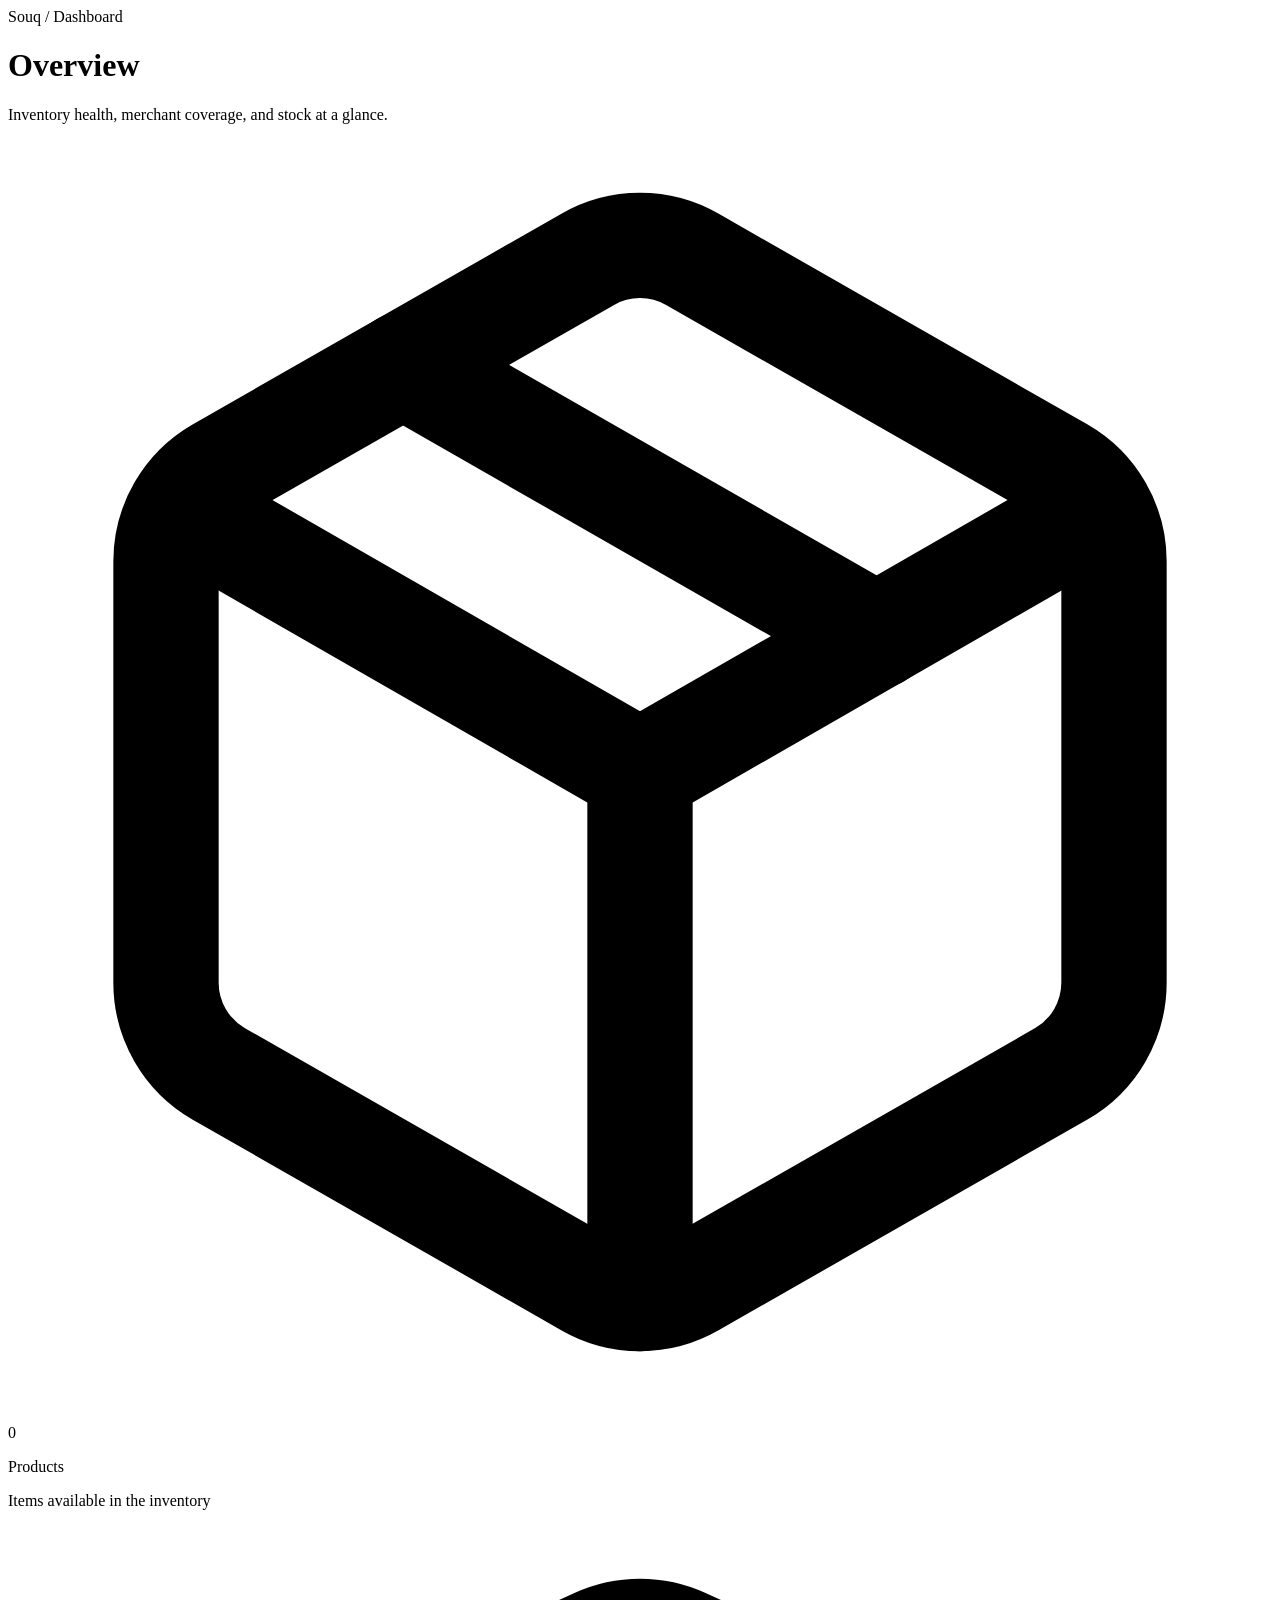
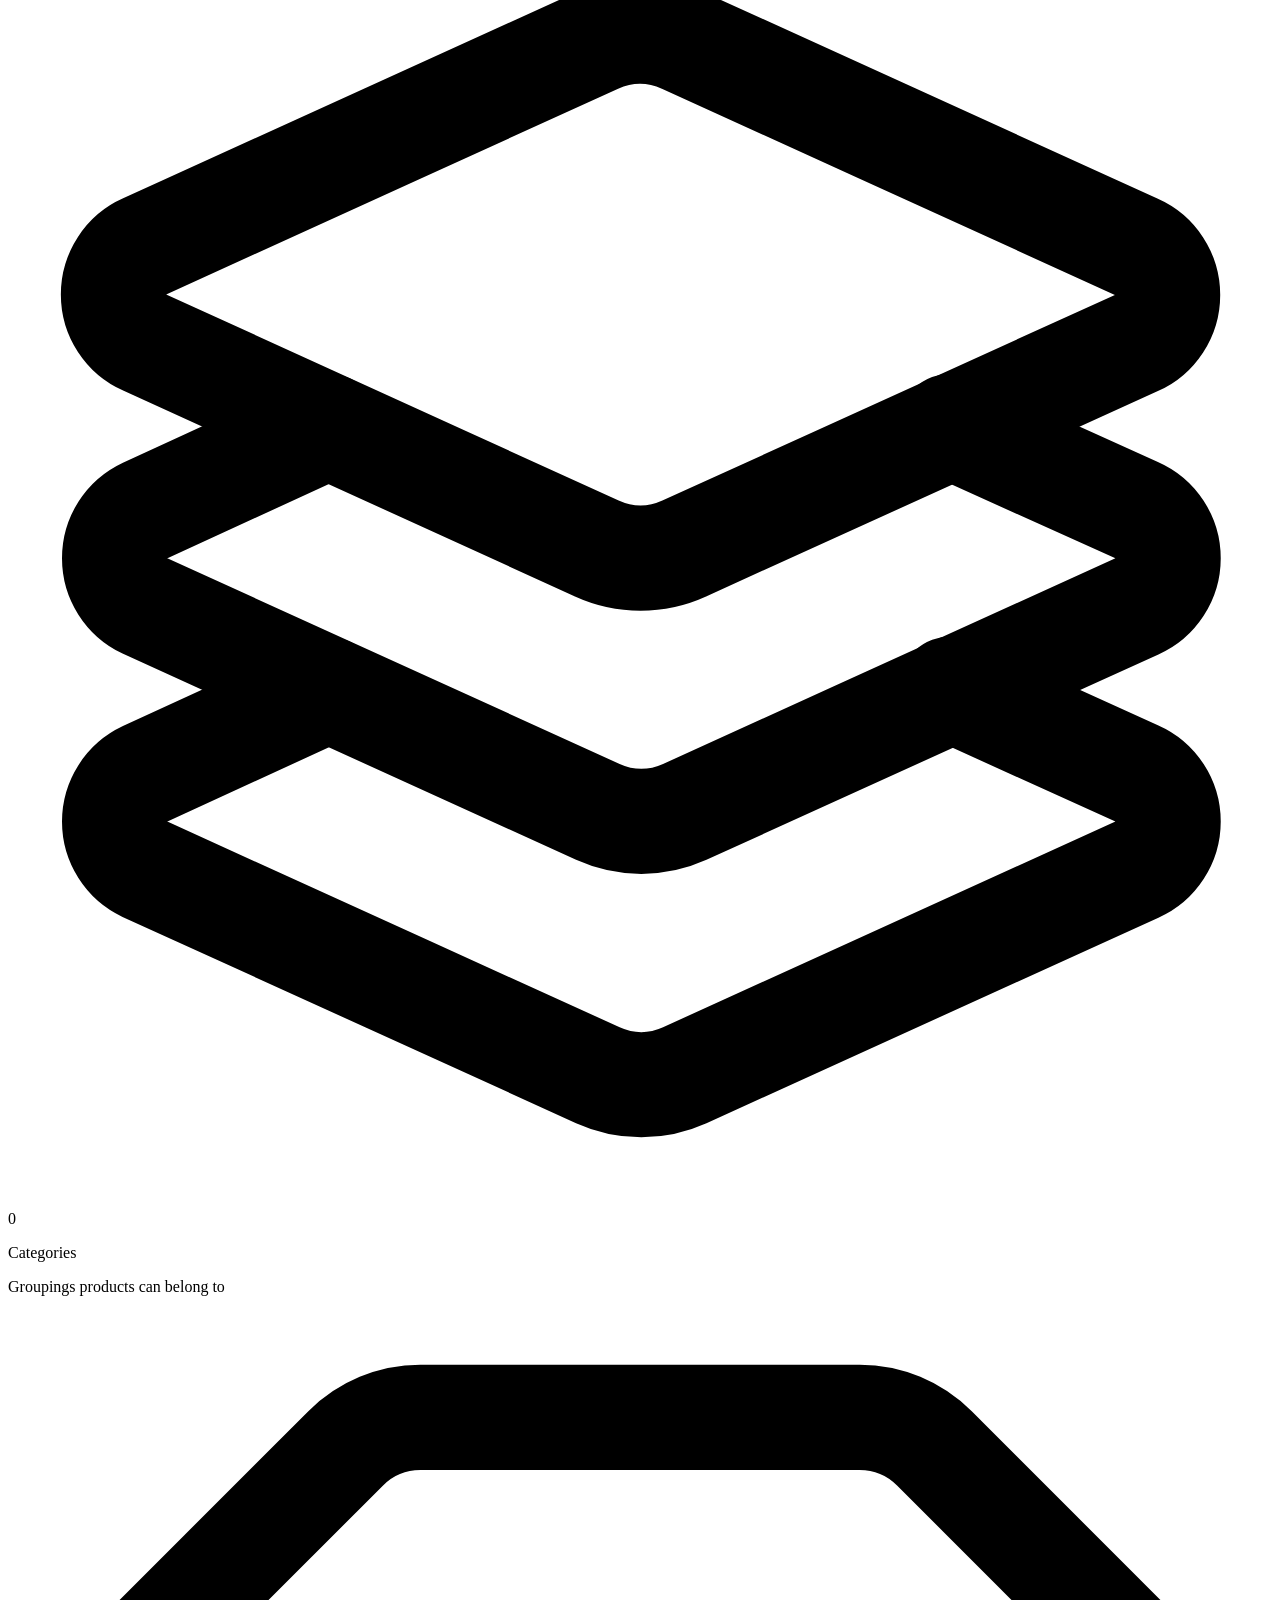
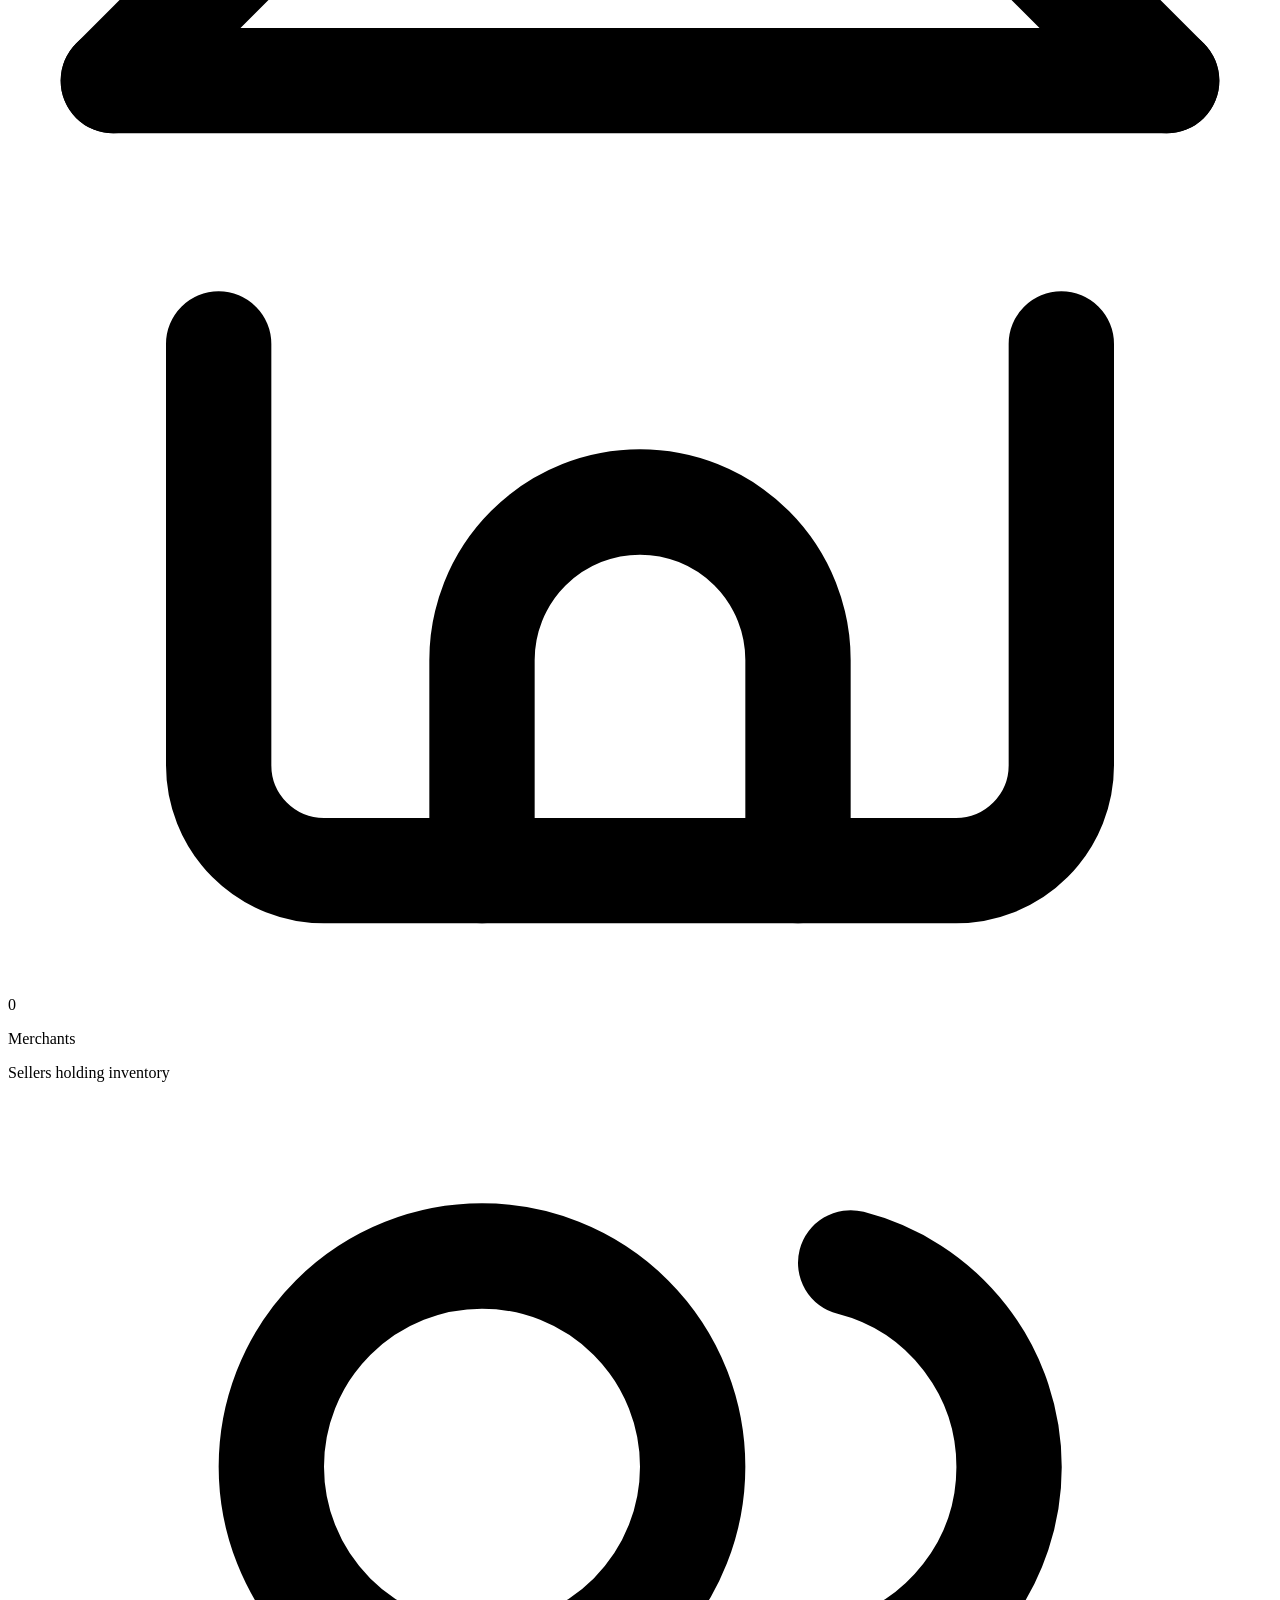
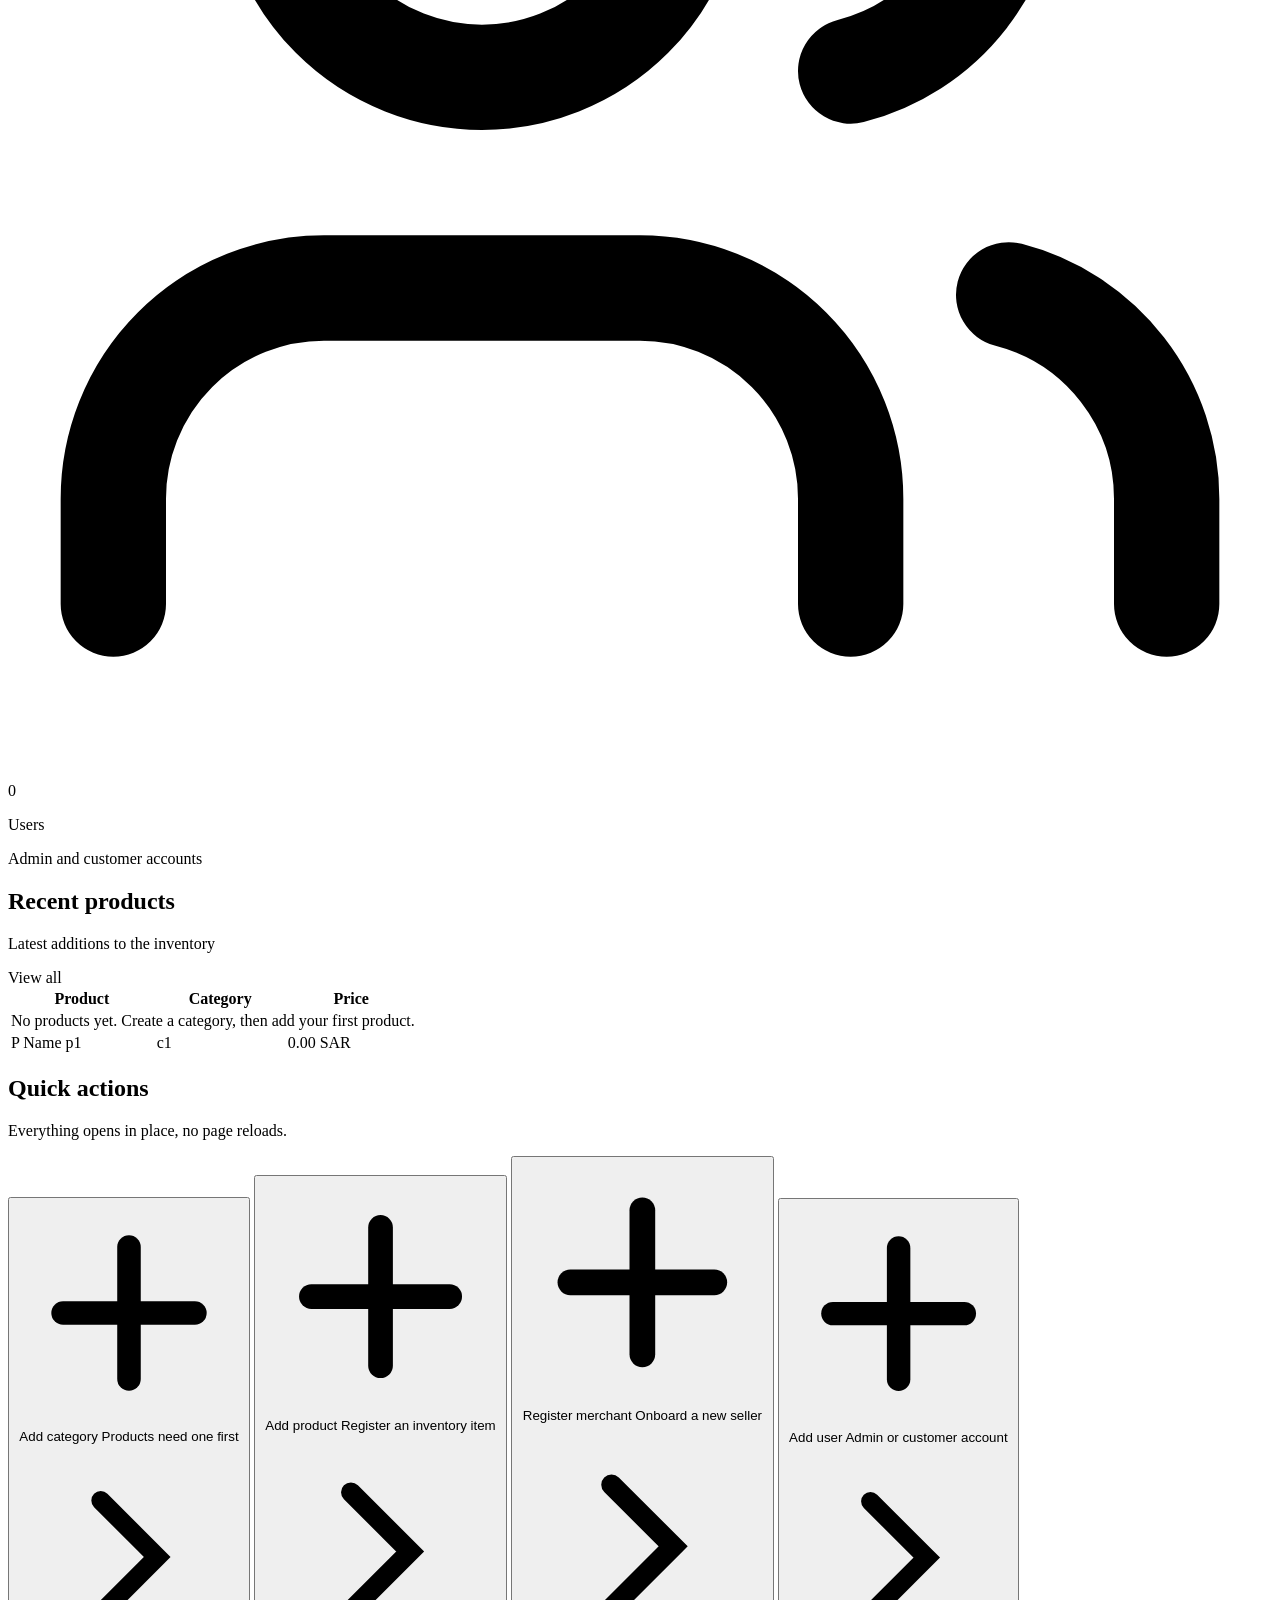
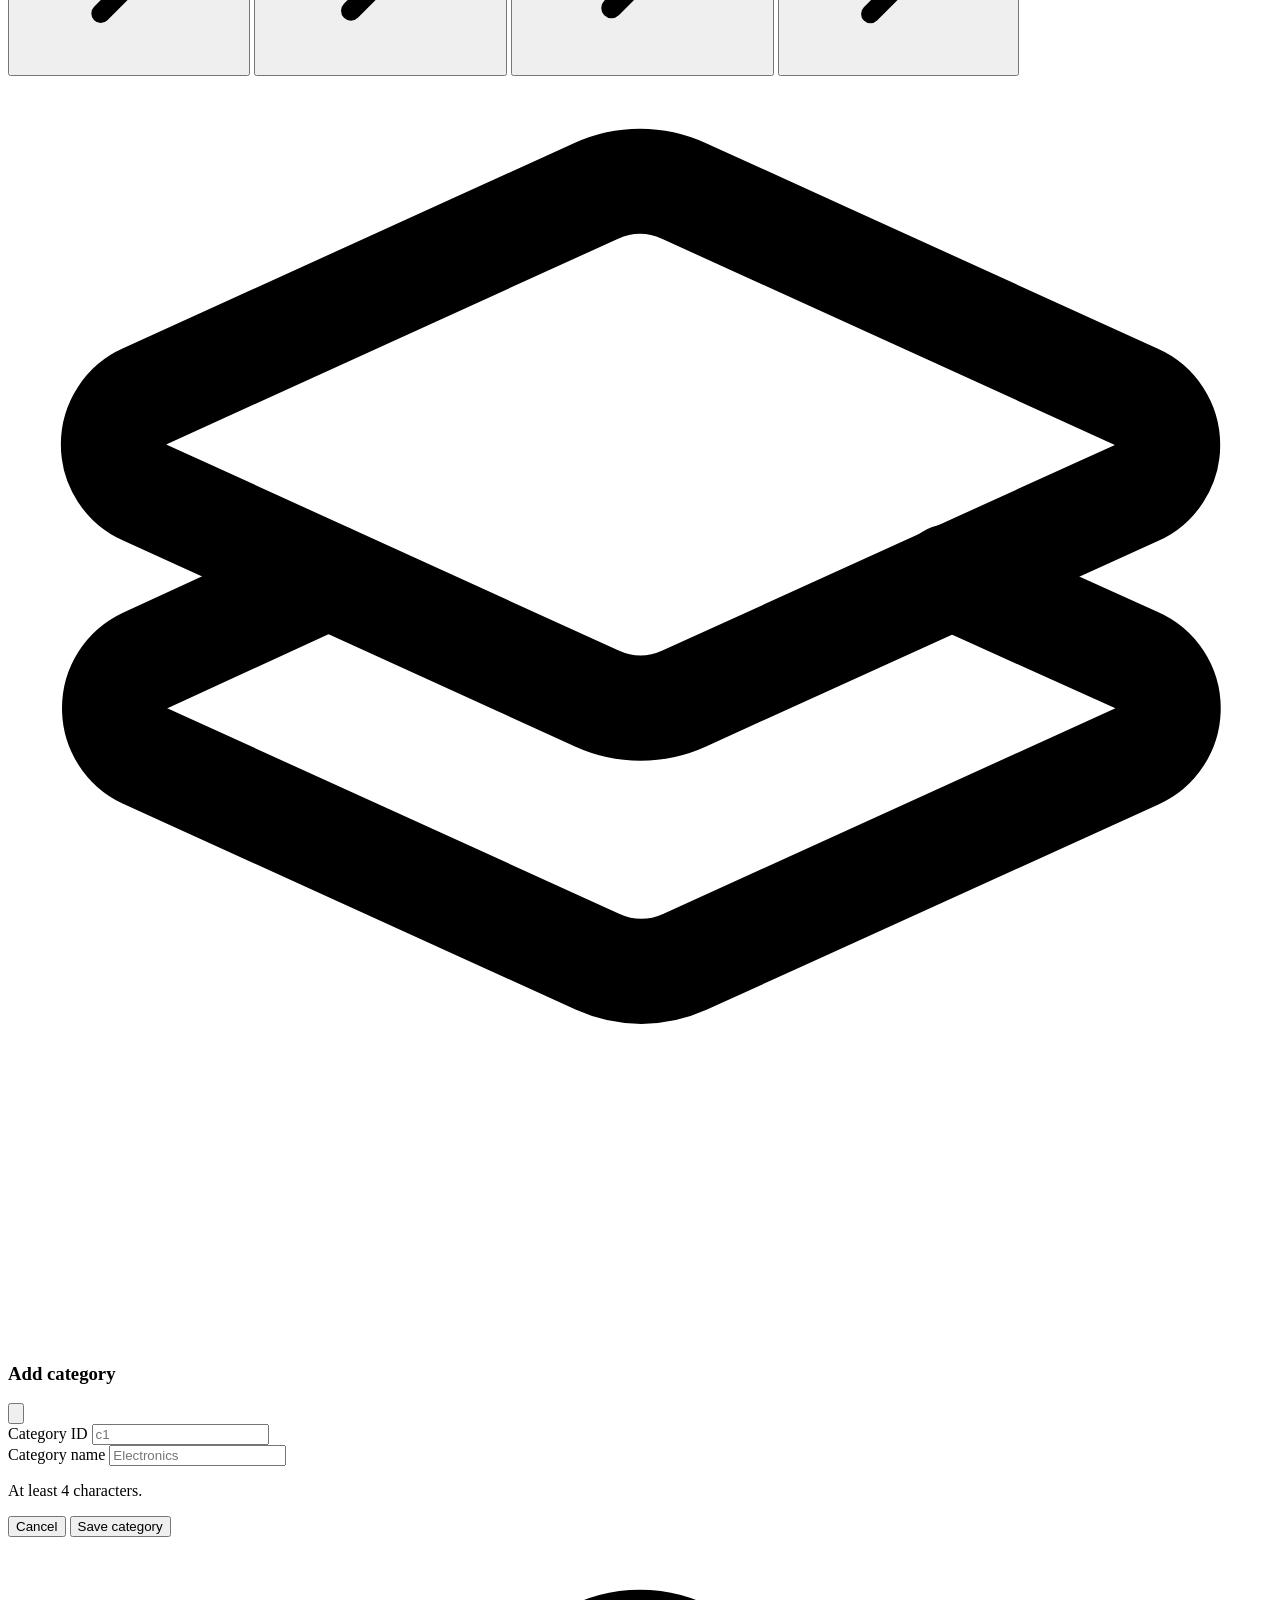
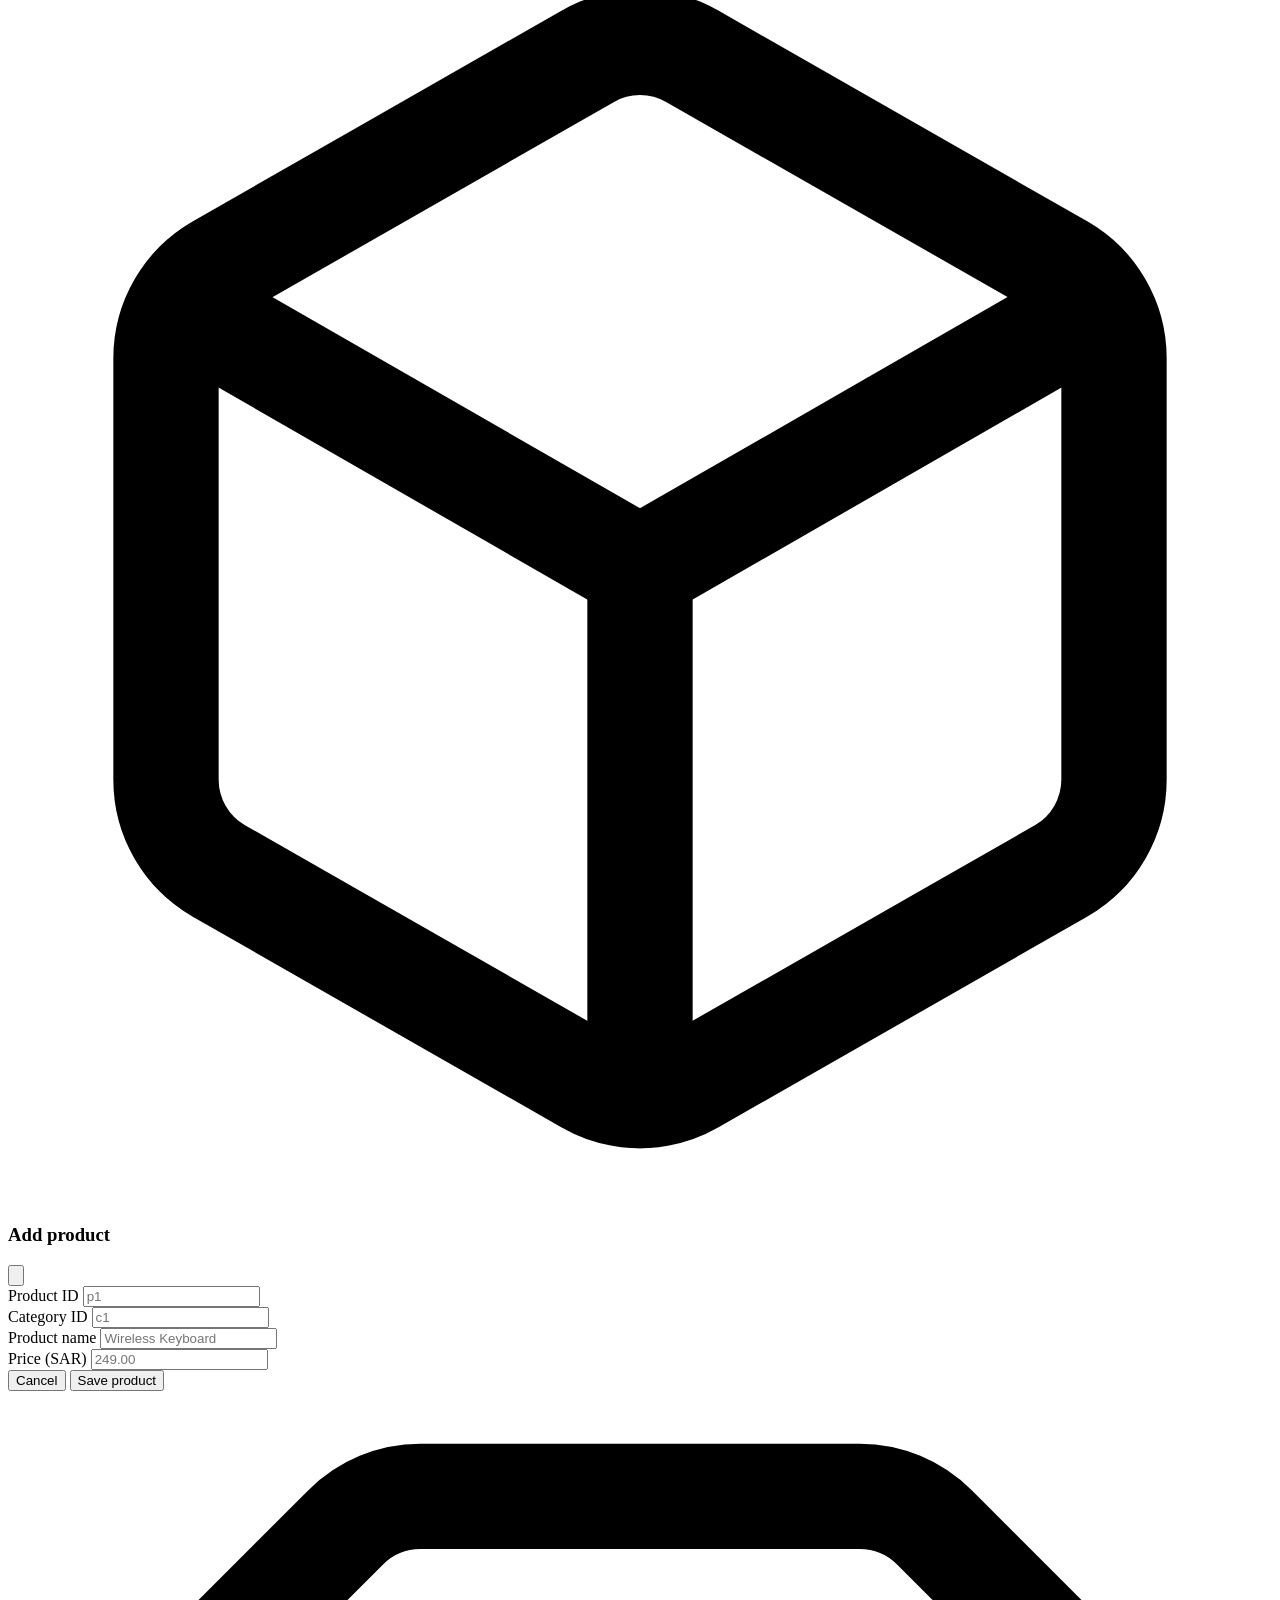
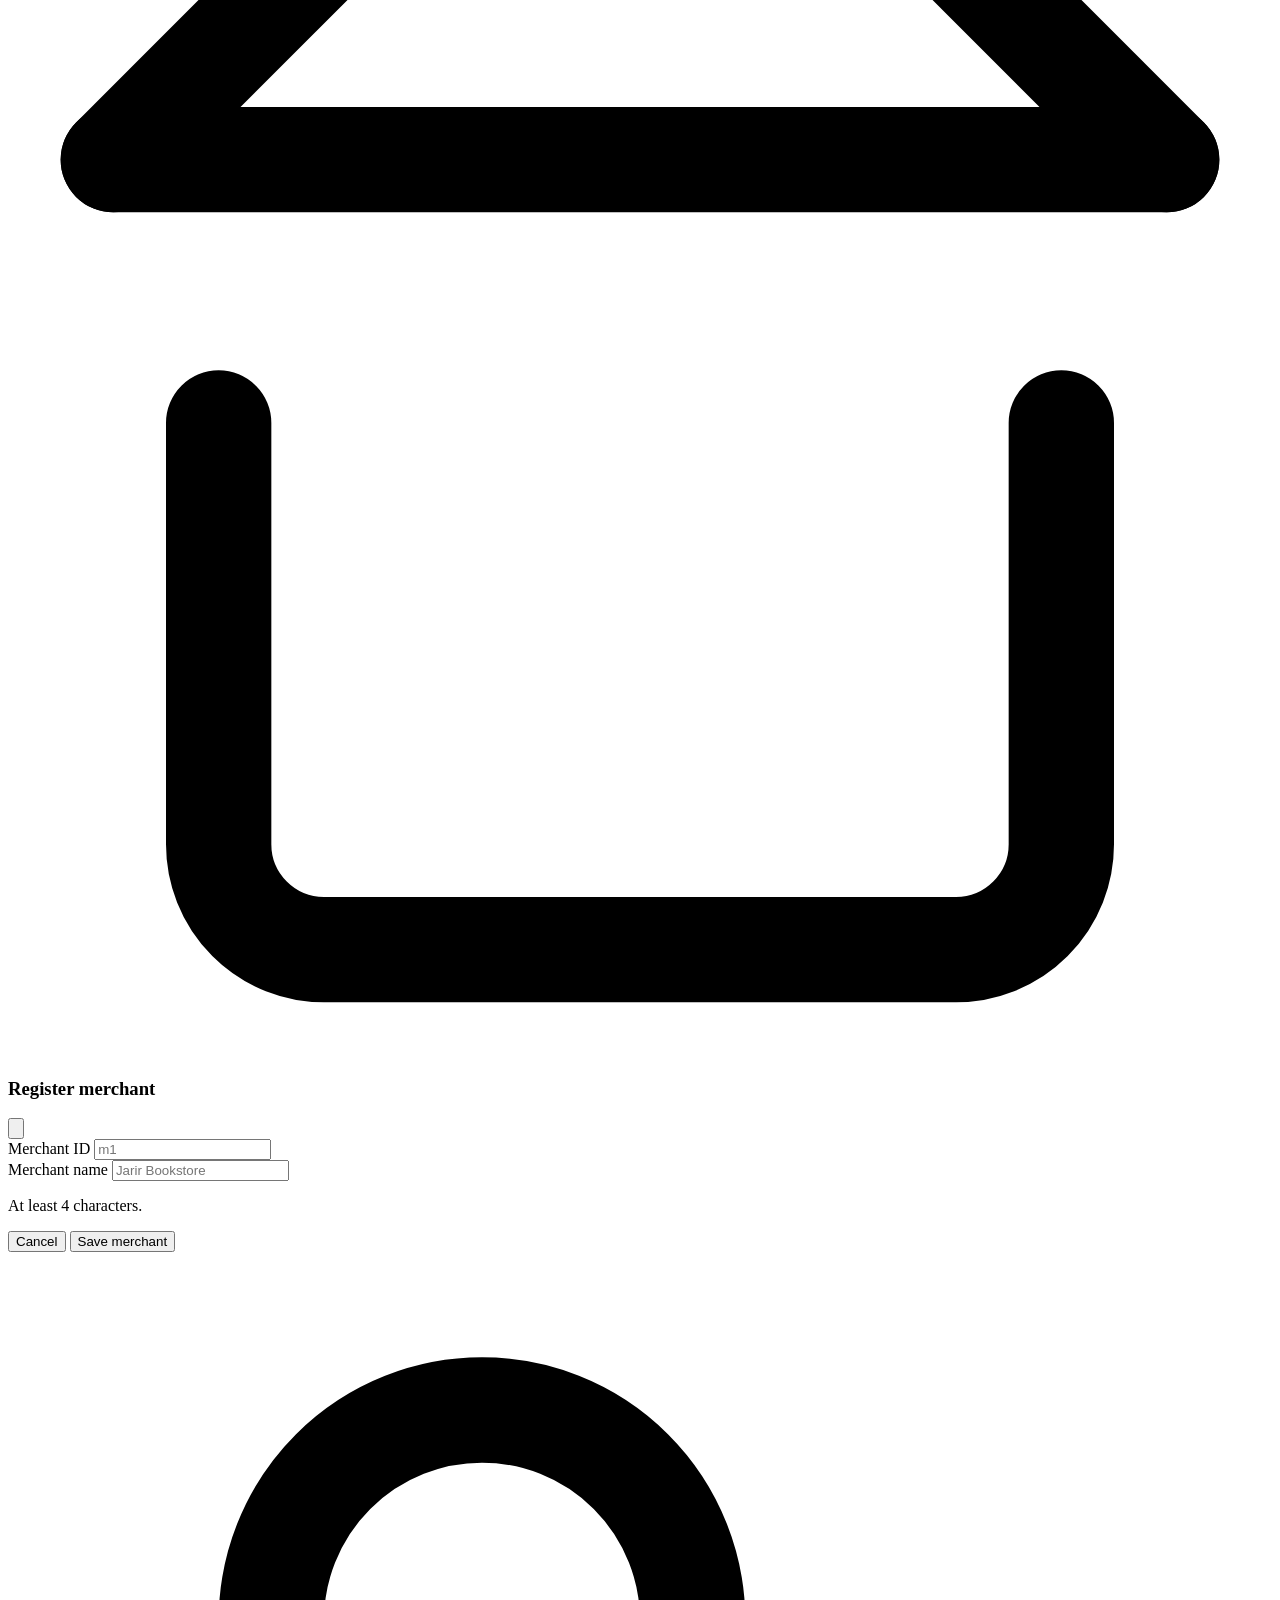
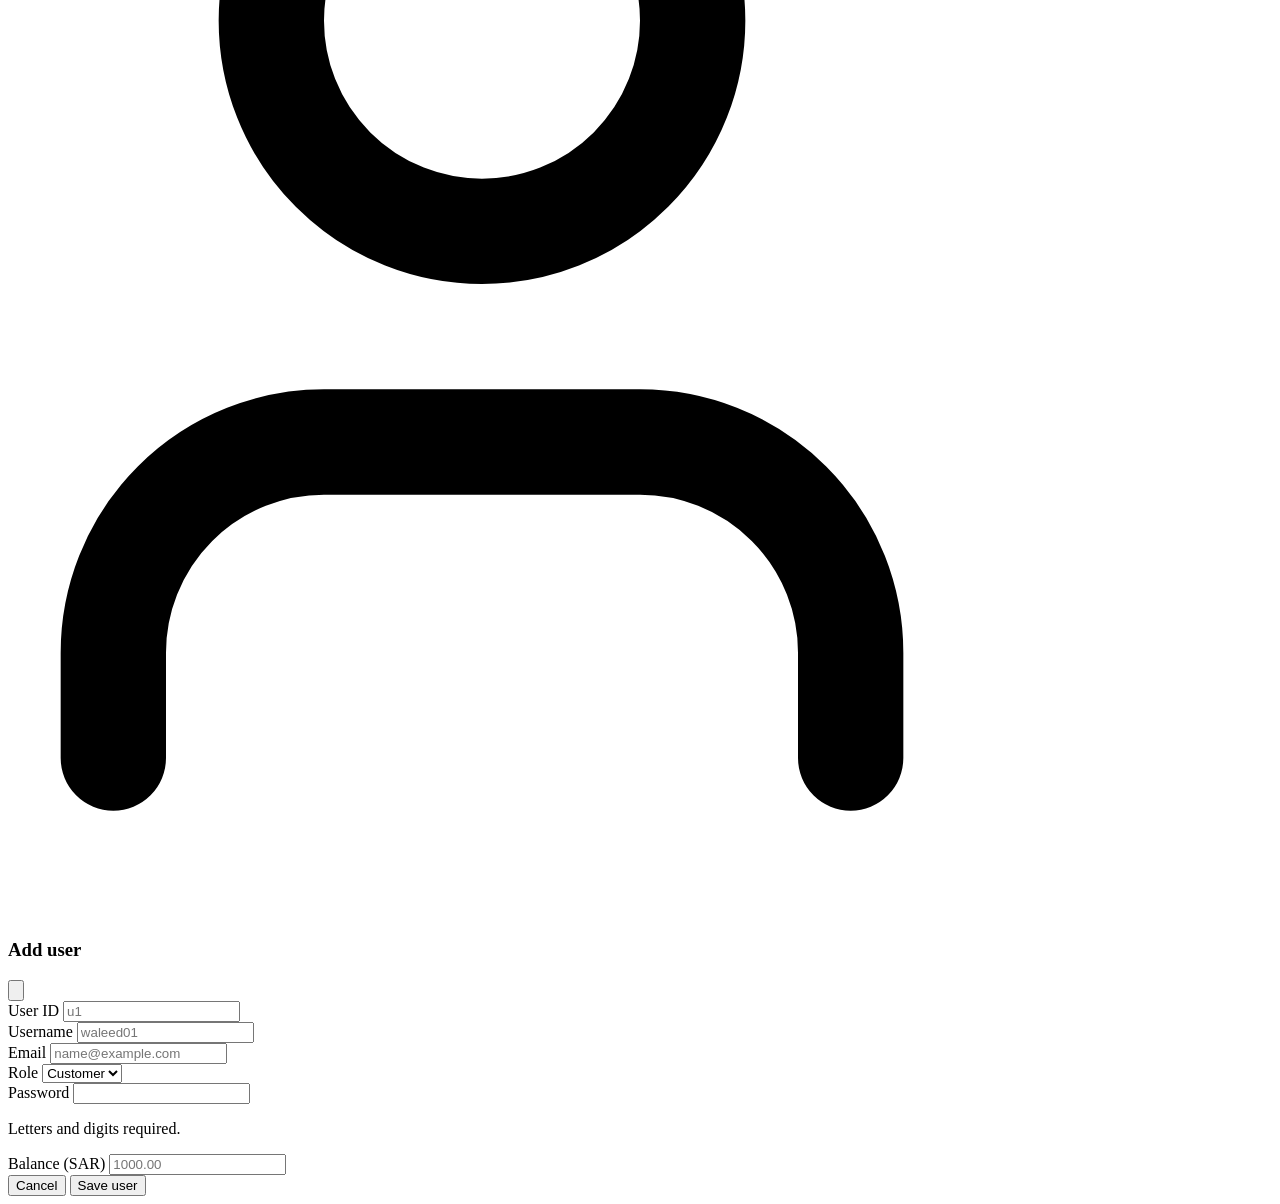
<file: src/main/resources/templates/index.html>
<!DOCTYPE html>
<html lang="en" xmlns:th="http://www.thymeleaf.org">
<head th:replace="~{fragments/layout :: head('Dashboard')}"></head>
<body class="bg-zinc-950 font-sans text-zinc-100 antialiased">

<div th:replace="~{fragments/layout :: chrome}"></div>
<aside th:replace="~{fragments/layout :: sidebar('dashboard')}"></aside>

<div class="lg:pl-64">

    <!-- Frosted top bar -->
    <header class="sticky top-0 z-30 border-b border-zinc-800 bg-zinc-900/80 backdrop-blur-md">
        <div class="flex h-16 items-center gap-4 px-6 lg:px-10">
            <nav th:replace="~{fragments/layout :: compactnav('dashboard')}"></nav>
            <div class="hidden items-center gap-2 text-sm lg:flex">
                <span class="text-zinc-400">Souq</span>
                <span class="text-zinc-600">/</span>
                <span class="font-medium text-white">Dashboard</span>
            </div>
        </div>
    </header>

    <main class="px-6 py-10 lg:px-10">

        <div class="rise mb-8">
            <h1 class="text-[28px] font-semibold leading-tight tracking-tight text-white">Overview</h1>
            <p class="mt-1.5 text-sm text-zinc-400">Inventory health, merchant coverage, and stock at a glance.</p>
        </div>

        <!-- ================= Metric cards ================= -->
        <section class="rise mb-6 grid grid-cols-1 gap-4 sm:grid-cols-2 xl:grid-cols-4">

            <article class="surface halo halo-indigo rounded-2xl border border-zinc-800 bg-zinc-900/60 p-5">
                <div class="flex items-start">
                    <span class="grid h-10 w-10 place-items-center rounded-xl bg-indigo-500/12 text-indigo-300 ring-1 ring-inset ring-indigo-500/30">
                        <svg class="h-[18px] w-[18px]" viewBox="0 0 24 24" fill="none" stroke="currentColor" stroke-width="2" stroke-linecap="round" stroke-linejoin="round">
                            <path d="m7.5 4.27 9 5.15"/><path d="M21 8a2 2 0 0 0-1-1.73l-7-4a2 2 0 0 0-2 0l-7 4A2 2 0 0 0 3 8v8a2 2 0 0 0 1 1.73l7 4a2 2 0 0 0 2 0l7-4A2 2 0 0 0 21 16Z"/><path d="m3.3 7 8.7 5 8.7-5"/><path d="M12 22V12"/>
                        </svg>
                    </span>
                </div>
                <p class="mt-4 text-[32px] font-semibold leading-none tracking-tight tabular-nums text-white"
                   data-count="products" th:text="${products.size()}">0</p>
                <p class="mt-2 text-sm font-medium text-zinc-300">Products</p>
                <p class="mt-0.5 text-xs text-zinc-500">Items available in the inventory</p>
            </article>

            <article class="surface halo halo-violet rounded-2xl border border-zinc-800 bg-zinc-900/60 p-5">
                <div class="flex items-start">
                    <span class="grid h-10 w-10 place-items-center rounded-xl bg-violet-500/12 text-violet-300 ring-1 ring-inset ring-violet-500/30">
                        <svg class="h-[18px] w-[18px]" viewBox="0 0 24 24" fill="none" stroke="currentColor" stroke-width="2" stroke-linecap="round" stroke-linejoin="round">
                            <path d="m12.83 2.18a2 2 0 0 0-1.66 0L2.6 6.08a1 1 0 0 0 0 1.83l8.58 3.91a2 2 0 0 0 1.66 0l8.58-3.9a1 1 0 0 0 0-1.83Z"/><path d="m6.08 9.5-3.48 1.6a1 1 0 0 0 0 1.81l8.6 3.91a2 2 0 0 0 1.65 0l8.58-3.9a1 1 0 0 0 0-1.83L17.9 9.5"/><path d="m6.08 14.5-3.48 1.6a1 1 0 0 0 0 1.81l8.6 3.91a2 2 0 0 0 1.65 0l8.58-3.9a1 1 0 0 0 0-1.83l-3.53-1.6"/>
                        </svg>
                    </span>
                </div>
                <p class="mt-4 text-[32px] font-semibold leading-none tracking-tight tabular-nums text-white"
                   data-count="categories" th:text="${categories.size()}">0</p>
                <p class="mt-2 text-sm font-medium text-zinc-300">Categories</p>
                <p class="mt-0.5 text-xs text-zinc-500">Groupings products can belong to</p>
            </article>

            <article class="surface halo halo-amber rounded-2xl border border-zinc-800 bg-zinc-900/60 p-5">
                <div class="flex items-start">
                    <span class="grid h-10 w-10 place-items-center rounded-xl bg-amber-500/12 text-amber-300 ring-1 ring-inset ring-amber-500/30">
                        <svg class="h-[18px] w-[18px]" viewBox="0 0 24 24" fill="none" stroke="currentColor" stroke-width="2" stroke-linecap="round" stroke-linejoin="round">
                            <path d="m2 7 4.41-4.41A2 2 0 0 1 7.83 2h8.34a2 2 0 0 1 1.42.59L22 7"/><path d="M4 12v8a2 2 0 0 0 2 2h12a2 2 0 0 0 2-2v-8"/><path d="M15 22v-4a3 3 0 0 0-6 0v4"/><path d="M2 7h20"/>
                        </svg>
                    </span>
                </div>
                <p class="mt-4 text-[32px] font-semibold leading-none tracking-tight tabular-nums text-white"
                   data-count="merchants" th:text="${merchants.size()}">0</p>
                <p class="mt-2 text-sm font-medium text-zinc-300">Merchants</p>
                <p class="mt-0.5 text-xs text-zinc-500">Sellers holding inventory</p>
            </article>

            <article class="surface halo halo-cyan rounded-2xl border border-zinc-800 bg-zinc-900/60 p-5">
                <div class="flex items-start">
                    <span class="grid h-10 w-10 place-items-center rounded-xl bg-cyan-500/12 text-cyan-300 ring-1 ring-inset ring-cyan-500/30">
                        <svg class="h-[18px] w-[18px]" viewBox="0 0 24 24" fill="none" stroke="currentColor" stroke-width="2" stroke-linecap="round" stroke-linejoin="round">
                            <path d="M16 21v-2a4 4 0 0 0-4-4H6a4 4 0 0 0-4 4v2"/><circle cx="9" cy="7" r="4"/><path d="M22 21v-2a4 4 0 0 0-3-3.87"/><path d="M16 3.13a4 4 0 0 1 0 7.75"/>
                        </svg>
                    </span>
                </div>
                <p class="mt-4 text-[32px] font-semibold leading-none tracking-tight tabular-nums text-white"
                   data-count="users" th:text="${users.size()}">0</p>
                <p class="mt-2 text-sm font-medium text-zinc-300">Users</p>
                <p class="mt-0.5 text-xs text-zinc-500">Admin and customer accounts</p>
            </article>

        </section>

        <!-- ================= Main split ================= -->
        <section class="rise rise-2 grid grid-cols-1 gap-6 xl:grid-cols-3">

                <!-- Left: recent inventory -->
                <div class="surface self-start overflow-hidden rounded-2xl border border-zinc-800 bg-zinc-900/60 xl:col-span-2">
                    <div class="flex items-center justify-between border-b border-zinc-800 px-6 py-4">
                        <div>
                            <h2 class="text-sm font-semibold text-white">Recent products</h2>
                            <p class="mt-0.5 text-xs text-zinc-400">Latest additions to the inventory</p>
                        </div>
                        <a th:href="@{/shop/products}" class="text-xs font-medium text-indigo-300 transition-colors hover:text-indigo-200">View all</a>
                    </div>
                    <table class="data-grid">
                        <thead>
                        <tr>
                            <th>Product</th>
                            <th>Category</th>
                            <th class="text-right">Price</th>
                        </tr>
                        </thead>
                        <tbody id="recentBody">
                        <tr th:if="${products.empty}">
                            <td colspan="3" class="px-6 py-14 text-center text-sm text-zinc-400">
                                No products yet. Create a category, then add your first product.
                            </td>
                        </tr>
                        <tr th:each="product, iter : ${products}" th:if="${iter.index < 5}">
                            <td>
                                <div class="flex items-center gap-3">
                                    <span class="grid h-8 w-8 shrink-0 place-items-center rounded-lg bg-gradient-to-br from-indigo-500/25 to-violet-500/15 text-xs font-semibold text-indigo-200 ring-1 ring-inset ring-indigo-500/25"
                                          th:text="${#strings.toUpperCase(#strings.substring(product.name, 0, 1))}">P</span>
                                    <span>
                                        <span class="block font-medium text-white" th:text="${product.name}">Name</span>
                                        <span class="block text-xs text-zinc-500" th:text="${product.id}">p1</span>
                                    </span>
                                </div>
                            </td>
                            <td><span class="pill pill-indigo" th:text="${product.categoryID}">c1</span></td>
                            <td class="text-right tabular-nums">
                                <span class="font-medium text-white" th:text="${#numbers.formatDecimal(product.price, 1, 'COMMA', 2, 'POINT')}">0.00</span>
                                <span class="ml-1 text-xs text-zinc-500">SAR</span>
                            </td>
                        </tr>
                        </tbody>
                    </table>
                </div>

                <!-- Right: quick actions -->
                <div class="surface self-start rounded-2xl border border-zinc-800 bg-zinc-900/60 p-5">
                    <h2 class="text-sm font-semibold text-white">Quick actions</h2>
                    <p class="mt-0.5 text-xs text-zinc-400">Everything opens in place, no page reloads.</p>
                    <div class="mt-4 space-y-2">
                        <button type="button" data-modal-open="addCategoryModal"
                                class="group flex w-full items-center gap-3 rounded-xl border border-zinc-800 bg-zinc-900/70 p-3 text-left transition-all duration-200 hover:border-violet-500/40 hover:bg-violet-500/[0.07]">
                            <span class="grid h-8 w-8 shrink-0 place-items-center rounded-lg bg-violet-500/12 text-violet-300 ring-1 ring-inset ring-violet-500/30">
                                <svg class="h-4 w-4" viewBox="0 0 24 24" fill="none" stroke="currentColor" stroke-width="2.5" stroke-linecap="round"><path d="M5 12h14"/><path d="M12 5v14"/></svg>
                            </span>
                            <span class="flex-1">
                                <span class="block text-sm font-medium text-white">Add category</span>
                                <span class="block text-xs text-zinc-400">Products need one first</span>
                            </span>
                            <svg class="h-4 w-4 text-zinc-600 transition-transform duration-200 group-hover:translate-x-0.5 group-hover:text-zinc-300" viewBox="0 0 24 24" fill="none" stroke="currentColor" stroke-width="2" stroke-linecap="round"><path d="m9 18 6-6-6-6"/></svg>
                        </button>

                        <button type="button" data-modal-open="addProductModal"
                                class="group flex w-full items-center gap-3 rounded-xl border border-zinc-800 bg-zinc-900/70 p-3 text-left transition-all duration-200 hover:border-indigo-500/40 hover:bg-indigo-500/[0.07]">
                            <span class="grid h-8 w-8 shrink-0 place-items-center rounded-lg bg-indigo-500/12 text-indigo-300 ring-1 ring-inset ring-indigo-500/30">
                                <svg class="h-4 w-4" viewBox="0 0 24 24" fill="none" stroke="currentColor" stroke-width="2.5" stroke-linecap="round"><path d="M5 12h14"/><path d="M12 5v14"/></svg>
                            </span>
                            <span class="flex-1">
                                <span class="block text-sm font-medium text-white">Add product</span>
                                <span class="block text-xs text-zinc-400">Register an inventory item</span>
                            </span>
                            <svg class="h-4 w-4 text-zinc-600 transition-transform duration-200 group-hover:translate-x-0.5 group-hover:text-zinc-300" viewBox="0 0 24 24" fill="none" stroke="currentColor" stroke-width="2" stroke-linecap="round"><path d="m9 18 6-6-6-6"/></svg>
                        </button>

                        <button type="button" data-modal-open="addMerchantModal"
                                class="group flex w-full items-center gap-3 rounded-xl border border-zinc-800 bg-zinc-900/70 p-3 text-left transition-all duration-200 hover:border-amber-500/40 hover:bg-amber-500/[0.07]">
                            <span class="grid h-8 w-8 shrink-0 place-items-center rounded-lg bg-amber-500/12 text-amber-300 ring-1 ring-inset ring-amber-500/30">
                                <svg class="h-4 w-4" viewBox="0 0 24 24" fill="none" stroke="currentColor" stroke-width="2.5" stroke-linecap="round"><path d="M5 12h14"/><path d="M12 5v14"/></svg>
                            </span>
                            <span class="flex-1">
                                <span class="block text-sm font-medium text-white">Register merchant</span>
                                <span class="block text-xs text-zinc-400">Onboard a new seller</span>
                            </span>
                            <svg class="h-4 w-4 text-zinc-600 transition-transform duration-200 group-hover:translate-x-0.5 group-hover:text-zinc-300" viewBox="0 0 24 24" fill="none" stroke="currentColor" stroke-width="2" stroke-linecap="round"><path d="m9 18 6-6-6-6"/></svg>
                        </button>

                        <button type="button" data-modal-open="addUserModal"
                                class="group flex w-full items-center gap-3 rounded-xl border border-zinc-800 bg-zinc-900/70 p-3 text-left transition-all duration-200 hover:border-cyan-500/40 hover:bg-cyan-500/[0.07]">
                            <span class="grid h-8 w-8 shrink-0 place-items-center rounded-lg bg-cyan-500/12 text-cyan-300 ring-1 ring-inset ring-cyan-500/30">
                                <svg class="h-4 w-4" viewBox="0 0 24 24" fill="none" stroke="currentColor" stroke-width="2.5" stroke-linecap="round"><path d="M5 12h14"/><path d="M12 5v14"/></svg>
                            </span>
                            <span class="flex-1">
                                <span class="block text-sm font-medium text-white">Add user</span>
                                <span class="block text-xs text-zinc-400">Admin or customer account</span>
                            </span>
                            <svg class="h-4 w-4 text-zinc-600 transition-transform duration-200 group-hover:translate-x-0.5 group-hover:text-zinc-300" viewBox="0 0 24 24" fill="none" stroke="currentColor" stroke-width="2" stroke-linecap="round"><path d="m9 18 6-6-6-6"/></svg>
                        </button>
                    </div>
                </div>

        </section>

    </main>
</div>

<!-- ============================ Modals ============================ -->

<div id="addCategoryModal" data-modal class="fixed inset-0 z-50 flex hidden items-center justify-center p-4">
    <div data-modal-backdrop class="absolute inset-0 bg-zinc-950/80 opacity-0 backdrop-blur-md transition-opacity duration-200"></div>
    <div data-modal-panel class="surface relative w-full max-w-md translate-y-3 scale-95 rounded-2xl border border-zinc-800 bg-zinc-900 opacity-0 shadow-2xl transition-all duration-200">
        <form id="addCategoryForm">
            <div class="flex items-center justify-between border-b border-zinc-800 px-6 py-4">
                <div class="flex items-center gap-3">
                    <span class="grid h-9 w-9 place-items-center rounded-lg bg-violet-500/12 text-violet-300 ring-1 ring-inset ring-violet-500/30">
                        <svg class="h-4 w-4" viewBox="0 0 24 24" fill="none" stroke="currentColor" stroke-width="2" stroke-linecap="round" stroke-linejoin="round"><path d="m12.83 2.18a2 2 0 0 0-1.66 0L2.6 6.08a1 1 0 0 0 0 1.83l8.58 3.91a2 2 0 0 0 1.66 0l8.58-3.9a1 1 0 0 0 0-1.83Z"/><path d="m6.08 9.5-3.48 1.6a1 1 0 0 0 0 1.81l8.6 3.91a2 2 0 0 0 1.65 0l8.58-3.9a1 1 0 0 0 0-1.83L17.9 9.5"/></svg>
                    </span>
                    <h3 class="text-base font-semibold text-white">Add category</h3>
                </div>
                <button type="button" data-modal-close aria-label="Close dialog" class="rounded-md p-1 text-zinc-400 transition-colors hover:text-white">
                    <svg class="h-4 w-4" viewBox="0 0 24 24" fill="none" stroke="currentColor" stroke-width="2" stroke-linecap="round"><path d="M18 6 6 18"/><path d="m6 6 12 12"/></svg>
                </button>
            </div>
            <div class="space-y-4 px-6 py-5">
                <div>
                    <label class="label" for="catAddId">Category ID</label>
                    <input type="text" id="catAddId" name="id" required placeholder="c1" class="field">
                </div>
                <div>
                    <label class="label" for="catAddName">Category name</label>
                    <input type="text" id="catAddName" name="name" required minlength="4" placeholder="Electronics" class="field">
                    <p class="hint">At least 4 characters.</p>
                </div>
            </div>
            <div class="flex justify-end gap-2 border-t border-zinc-800 px-6 py-4">
                <button type="button" data-modal-close class="btn btn-ghost">Cancel</button>
                <button type="submit" class="btn btn-primary">Save category</button>
            </div>
        </form>
    </div>
</div>

<div id="addProductModal" data-modal class="fixed inset-0 z-50 flex hidden items-center justify-center p-4">
    <div data-modal-backdrop class="absolute inset-0 bg-zinc-950/80 opacity-0 backdrop-blur-md transition-opacity duration-200"></div>
    <div data-modal-panel class="surface relative w-full max-w-md translate-y-3 scale-95 rounded-2xl border border-zinc-800 bg-zinc-900 opacity-0 shadow-2xl transition-all duration-200">
        <form id="addProductForm">
            <div class="flex items-center justify-between border-b border-zinc-800 px-6 py-4">
                <div class="flex items-center gap-3">
                    <span class="grid h-9 w-9 place-items-center rounded-lg bg-indigo-500/12 text-indigo-300 ring-1 ring-inset ring-indigo-500/30">
                        <svg class="h-4 w-4" viewBox="0 0 24 24" fill="none" stroke="currentColor" stroke-width="2" stroke-linecap="round" stroke-linejoin="round"><path d="M21 8a2 2 0 0 0-1-1.73l-7-4a2 2 0 0 0-2 0l-7 4A2 2 0 0 0 3 8v8a2 2 0 0 0 1 1.73l7 4a2 2 0 0 0 2 0l7-4A2 2 0 0 0 21 16Z"/><path d="m3.3 7 8.7 5 8.7-5"/><path d="M12 22V12"/></svg>
                    </span>
                    <h3 class="text-base font-semibold text-white">Add product</h3>
                </div>
                <button type="button" data-modal-close aria-label="Close dialog" class="rounded-md p-1 text-zinc-400 transition-colors hover:text-white">
                    <svg class="h-4 w-4" viewBox="0 0 24 24" fill="none" stroke="currentColor" stroke-width="2" stroke-linecap="round"><path d="M18 6 6 18"/><path d="m6 6 12 12"/></svg>
                </button>
            </div>
            <div class="space-y-4 px-6 py-5">
                <div class="grid grid-cols-2 gap-4">
                    <div>
                        <label class="label" for="prodAddId">Product ID</label>
                        <input type="text" id="prodAddId" name="id" required placeholder="p1" class="field">
                    </div>
                    <div>
                        <label class="label" for="prodAddCategory">Category ID</label>
                        <input type="text" id="prodAddCategory" name="categoryID" required placeholder="c1" class="field">
                    </div>
                </div>
                <div>
                    <label class="label" for="prodAddName">Product name</label>
                    <input type="text" id="prodAddName" name="name" required minlength="4" placeholder="Wireless Keyboard" class="field">
                </div>
                <div>
                    <label class="label" for="prodAddPrice">Price (SAR)</label>
                    <input type="number" id="prodAddPrice" name="price" step="0.01" min="0.01" required placeholder="249.00" class="field tabular-nums">
                </div>
            </div>
            <div class="flex justify-end gap-2 border-t border-zinc-800 px-6 py-4">
                <button type="button" data-modal-close class="btn btn-ghost">Cancel</button>
                <button type="submit" class="btn btn-primary">Save product</button>
            </div>
        </form>
    </div>
</div>

<div id="addMerchantModal" data-modal class="fixed inset-0 z-50 flex hidden items-center justify-center p-4">
    <div data-modal-backdrop class="absolute inset-0 bg-zinc-950/80 opacity-0 backdrop-blur-md transition-opacity duration-200"></div>
    <div data-modal-panel class="surface relative w-full max-w-md translate-y-3 scale-95 rounded-2xl border border-zinc-800 bg-zinc-900 opacity-0 shadow-2xl transition-all duration-200">
        <form id="addMerchantForm">
            <div class="flex items-center justify-between border-b border-zinc-800 px-6 py-4">
                <div class="flex items-center gap-3">
                    <span class="grid h-9 w-9 place-items-center rounded-lg bg-amber-500/12 text-amber-300 ring-1 ring-inset ring-amber-500/30">
                        <svg class="h-4 w-4" viewBox="0 0 24 24" fill="none" stroke="currentColor" stroke-width="2" stroke-linecap="round" stroke-linejoin="round"><path d="m2 7 4.41-4.41A2 2 0 0 1 7.83 2h8.34a2 2 0 0 1 1.42.59L22 7"/><path d="M4 12v8a2 2 0 0 0 2 2h12a2 2 0 0 0 2-2v-8"/><path d="M2 7h20"/></svg>
                    </span>
                    <h3 class="text-base font-semibold text-white">Register merchant</h3>
                </div>
                <button type="button" data-modal-close aria-label="Close dialog" class="rounded-md p-1 text-zinc-400 transition-colors hover:text-white">
                    <svg class="h-4 w-4" viewBox="0 0 24 24" fill="none" stroke="currentColor" stroke-width="2" stroke-linecap="round"><path d="M18 6 6 18"/><path d="m6 6 12 12"/></svg>
                </button>
            </div>
            <div class="space-y-4 px-6 py-5">
                <div>
                    <label class="label" for="merAddId">Merchant ID</label>
                    <input type="text" id="merAddId" name="id" required placeholder="m1" class="field">
                </div>
                <div>
                    <label class="label" for="merAddName">Merchant name</label>
                    <input type="text" id="merAddName" name="name" required minlength="4" placeholder="Jarir Bookstore" class="field">
                    <p class="hint">At least 4 characters.</p>
                </div>
            </div>
            <div class="flex justify-end gap-2 border-t border-zinc-800 px-6 py-4">
                <button type="button" data-modal-close class="btn btn-ghost">Cancel</button>
                <button type="submit" class="btn btn-primary">Save merchant</button>
            </div>
        </form>
    </div>
</div>

<div id="addUserModal" data-modal class="fixed inset-0 z-50 flex hidden items-center justify-center p-4">
    <div data-modal-backdrop class="absolute inset-0 bg-zinc-950/80 opacity-0 backdrop-blur-md transition-opacity duration-200"></div>
    <div data-modal-panel class="surface relative w-full max-w-lg translate-y-3 scale-95 rounded-2xl border border-zinc-800 bg-zinc-900 opacity-0 shadow-2xl transition-all duration-200">
        <form id="addUserForm">
            <div class="flex items-center justify-between border-b border-zinc-800 px-6 py-4">
                <div class="flex items-center gap-3">
                    <span class="grid h-9 w-9 place-items-center rounded-lg bg-cyan-500/12 text-cyan-300 ring-1 ring-inset ring-cyan-500/30">
                        <svg class="h-4 w-4" viewBox="0 0 24 24" fill="none" stroke="currentColor" stroke-width="2" stroke-linecap="round" stroke-linejoin="round"><path d="M16 21v-2a4 4 0 0 0-4-4H6a4 4 0 0 0-4 4v2"/><circle cx="9" cy="7" r="4"/></svg>
                    </span>
                    <h3 class="text-base font-semibold text-white">Add user</h3>
                </div>
                <button type="button" data-modal-close aria-label="Close dialog" class="rounded-md p-1 text-zinc-400 transition-colors hover:text-white">
                    <svg class="h-4 w-4" viewBox="0 0 24 24" fill="none" stroke="currentColor" stroke-width="2" stroke-linecap="round"><path d="M18 6 6 18"/><path d="m6 6 12 12"/></svg>
                </button>
            </div>
            <div class="grid grid-cols-2 gap-4 px-6 py-5">
                <div>
                    <label class="label" for="userAddId">User ID</label>
                    <input type="text" id="userAddId" name="id" required placeholder="u1" class="field">
                </div>
                <div>
                    <label class="label" for="userAddUsername">Username</label>
                    <input type="text" id="userAddUsername" name="username" required minlength="6" placeholder="waleed01" class="field">
                </div>
                <div>
                    <label class="label" for="userAddEmail">Email</label>
                    <input type="email" id="userAddEmail" name="email" required placeholder="name@example.com" class="field">
                </div>
                <div>
                    <label class="label" for="userAddRole">Role</label>
                    <select id="userAddRole" name="role" required class="field">
                        <option value="Customer">Customer</option>
                        <option value="Admin">Admin</option>
                    </select>
                </div>
                <div>
                    <label class="label" for="userAddPassword">Password</label>
                    <input type="password" id="userAddPassword" name="password" required minlength="7" class="field">
                    <p class="hint">Letters and digits required.</p>
                </div>
                <div>
                    <label class="label" for="userAddBalance">Balance (SAR)</label>
                    <input type="number" id="userAddBalance" name="balance" step="0.01" min="0.01" required placeholder="1000.00" class="field tabular-nums">
                </div>
            </div>
            <div class="flex justify-end gap-2 border-t border-zinc-800 px-6 py-4">
                <button type="button" data-modal-close class="btn btn-ghost">Cancel</button>
                <button type="submit" class="btn btn-primary">Save user</button>
            </div>
        </form>
    </div>
</div>

<div th:replace="~{fragments/layout :: confirm}"></div>
<script th:replace="~{fragments/layout :: scripts}"></script>

<script>
    function setText(selector, value) {
        const el = document.querySelector(selector);
        if (el) el.textContent = value;
    }

    function renderRecent(products) {
        const body = document.getElementById('recentBody');
        if (!products.length) {
            body.innerHTML = emptyRow(3, 'No products yet. Create a category, then add your first product.');
            return;
        }
        body.innerHTML = products.slice(0, 5).map(p => `
            <tr>
                <td>
                    <div class="flex items-center gap-3">
                        <span class="grid h-8 w-8 shrink-0 place-items-center rounded-lg bg-gradient-to-br from-indigo-500/25 to-violet-500/15 text-xs font-semibold text-indigo-200 ring-1 ring-inset ring-indigo-500/25">${initials(p.name)}</span>
                        <span>
                            <span class="block font-medium text-white">${escapeHtml(p.name)}</span>
                            <span class="block text-xs text-zinc-500">${escapeHtml(p.id)}</span>
                        </span>
                    </div>
                </td>
                <td><span class="pill pill-indigo">${escapeHtml(p.categoryID)}</span></td>
                <td class="text-right tabular-nums">
                    <span class="font-medium text-white">${formatMoney(p.price)}</span>
                    <span class="ml-1 text-xs text-zinc-500">SAR</span>
                </td>
            </tr>`).join('');
    }

    async function refreshDashboard() {
        const [products, categories, merchants, users] = await Promise.all([
            loadProducts(), loadCategories(), loadMerchants(), loadUsers()
        ]);

        const counts = {
            products: products.length,
            categories: categories.length,
            merchants: merchants.length,
            users: users.length
        };
        Object.entries(counts).forEach(([key, value]) => setText(`[data-count="${key}"]`, value));

        renderRecent(products);
    }

    async function afterCreate(modalId, form, message) {
        closeModal(modalId);
        form.reset();
        showToast(message);
        await refreshDashboard();
    }

    bindForm('addCategoryForm', async (fd, form) => {
        await apiCall('POST', '/api/v1/category/add-category', {
            id: fd.get('id').trim(),
            name: fd.get('name').trim()
        });
        await afterCreate('addCategoryModal', form, 'Category created');
    });

    bindForm('addProductForm', async (fd, form) => {
        await apiCall('POST', '/api/v1/product/add-product', {
            id: fd.get('id').trim(),
            name: fd.get('name').trim(),
            price: parseFloat(fd.get('price')),
            categoryID: fd.get('categoryID').trim()
        });
        await afterCreate('addProductModal', form, 'Product created');
    });

    bindForm('addMerchantForm', async (fd, form) => {
        await apiCall('POST', '/api/v1/merchant/add-merchant', {
            id: fd.get('id').trim(),
            name: fd.get('name').trim()
        });
        await afterCreate('addMerchantModal', form, 'Merchant registered');
    });

    bindForm('addUserForm', async (fd, form) => {
        await apiCall('POST', '/api/v1/user/add-user', {
            id: fd.get('id').trim(),
            username: fd.get('username').trim(),
            email: fd.get('email').trim(),
            role: fd.get('role'),
            password: fd.get('password'),
            balance: parseFloat(fd.get('balance'))
        });
        await afterCreate('addUserModal', form, 'User created');
    });
</script>

</body>
</html>
</file>
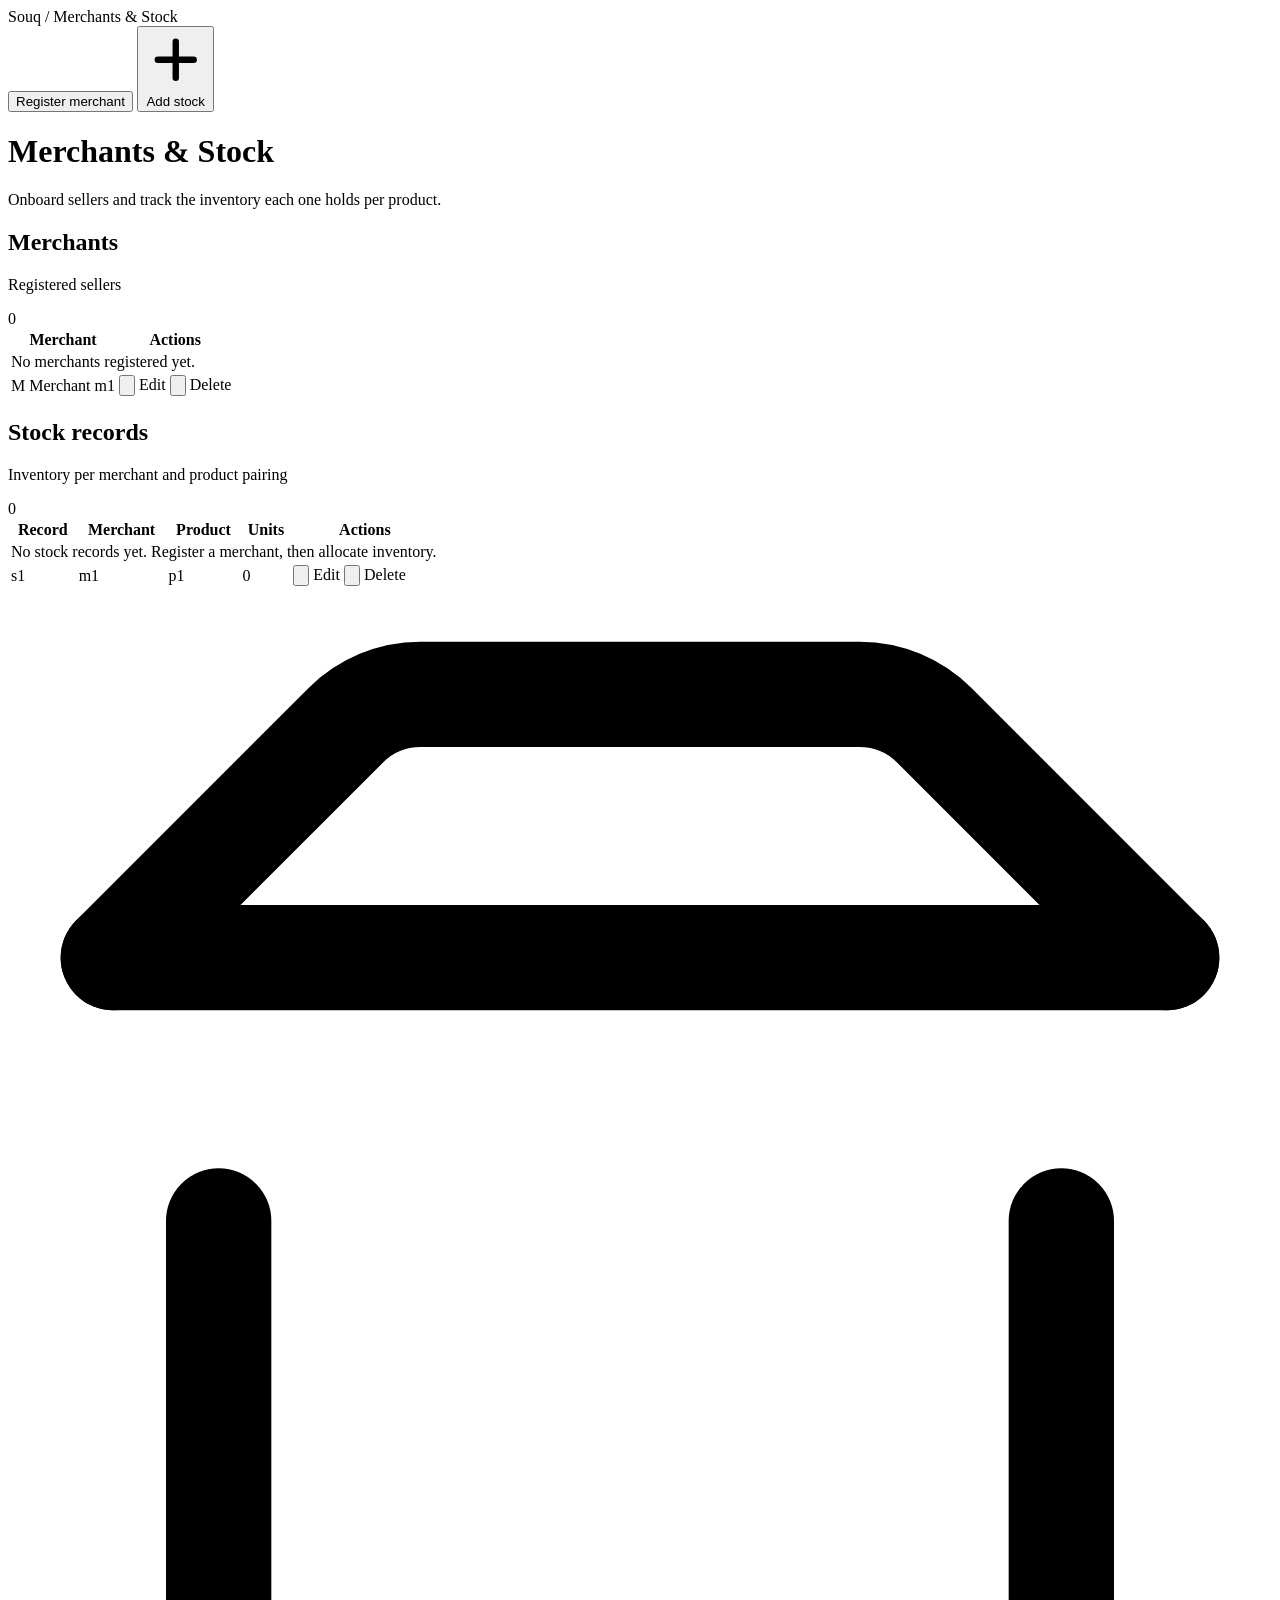
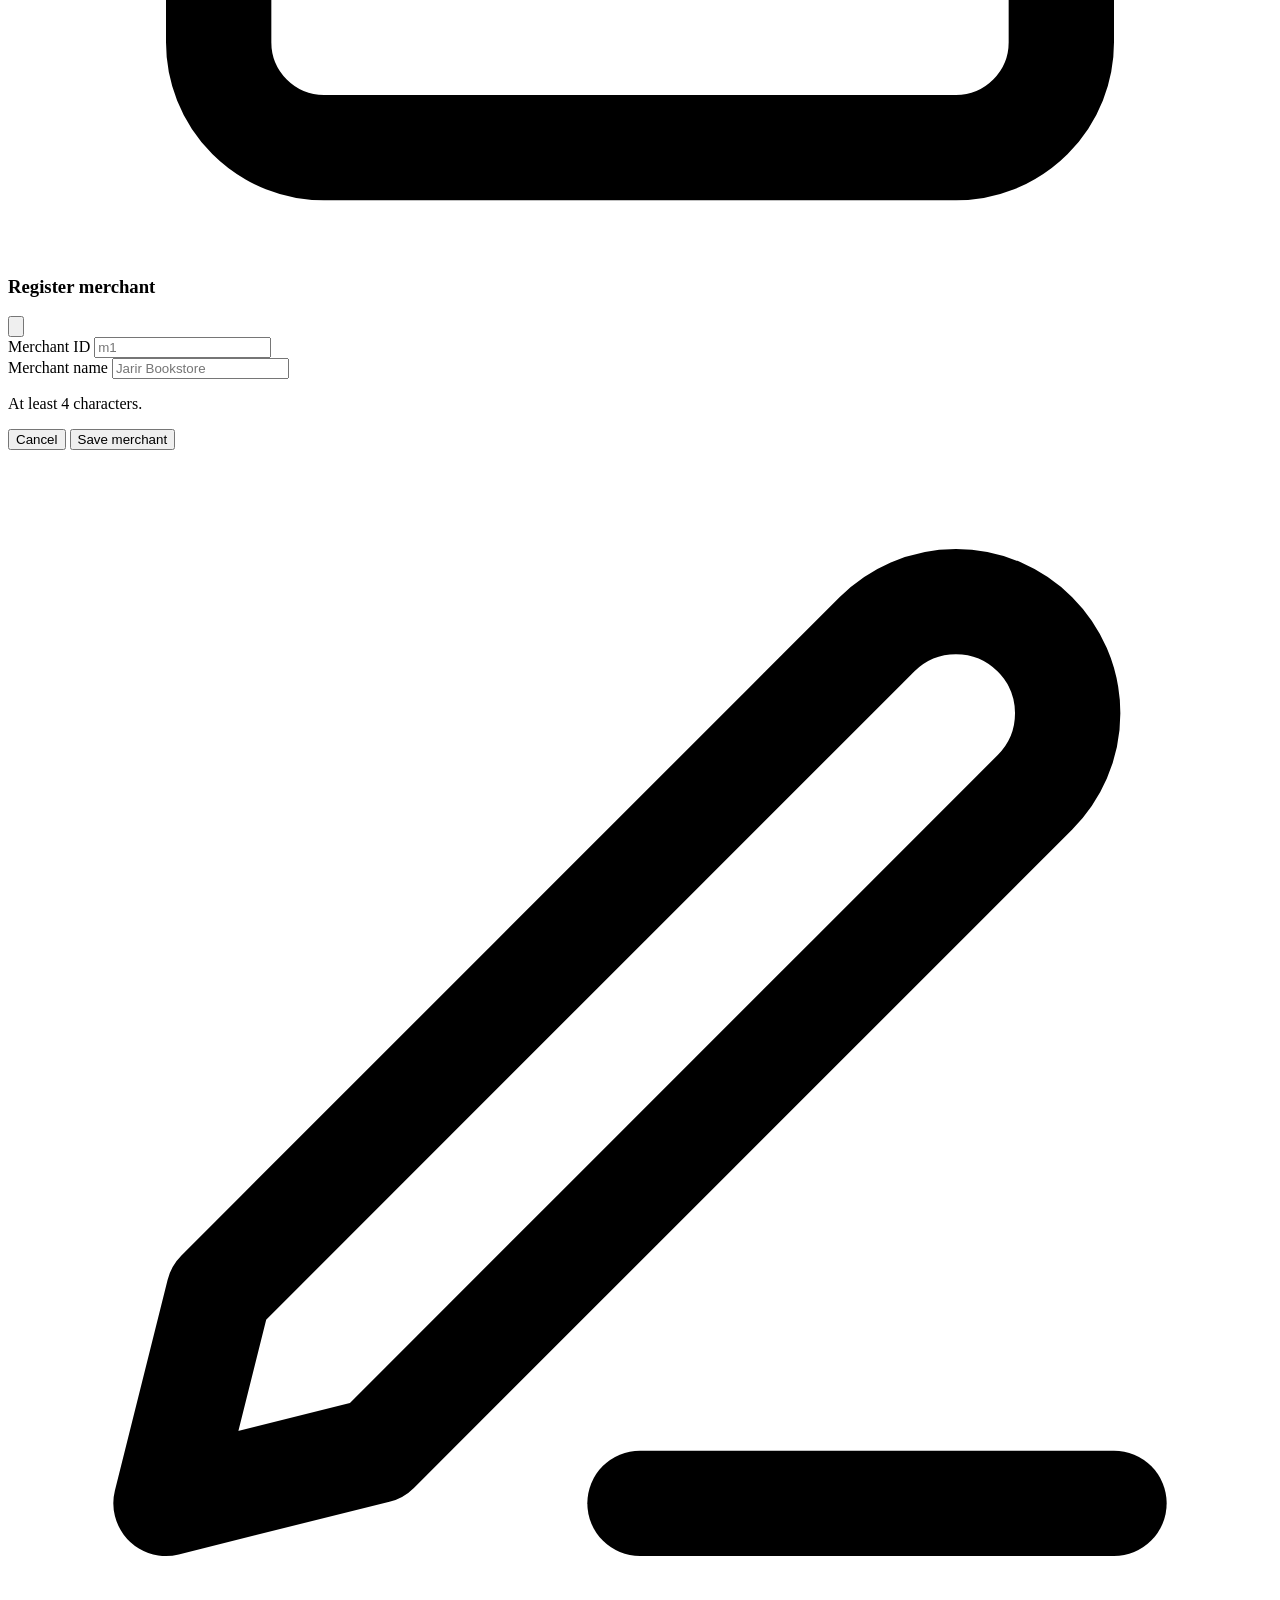
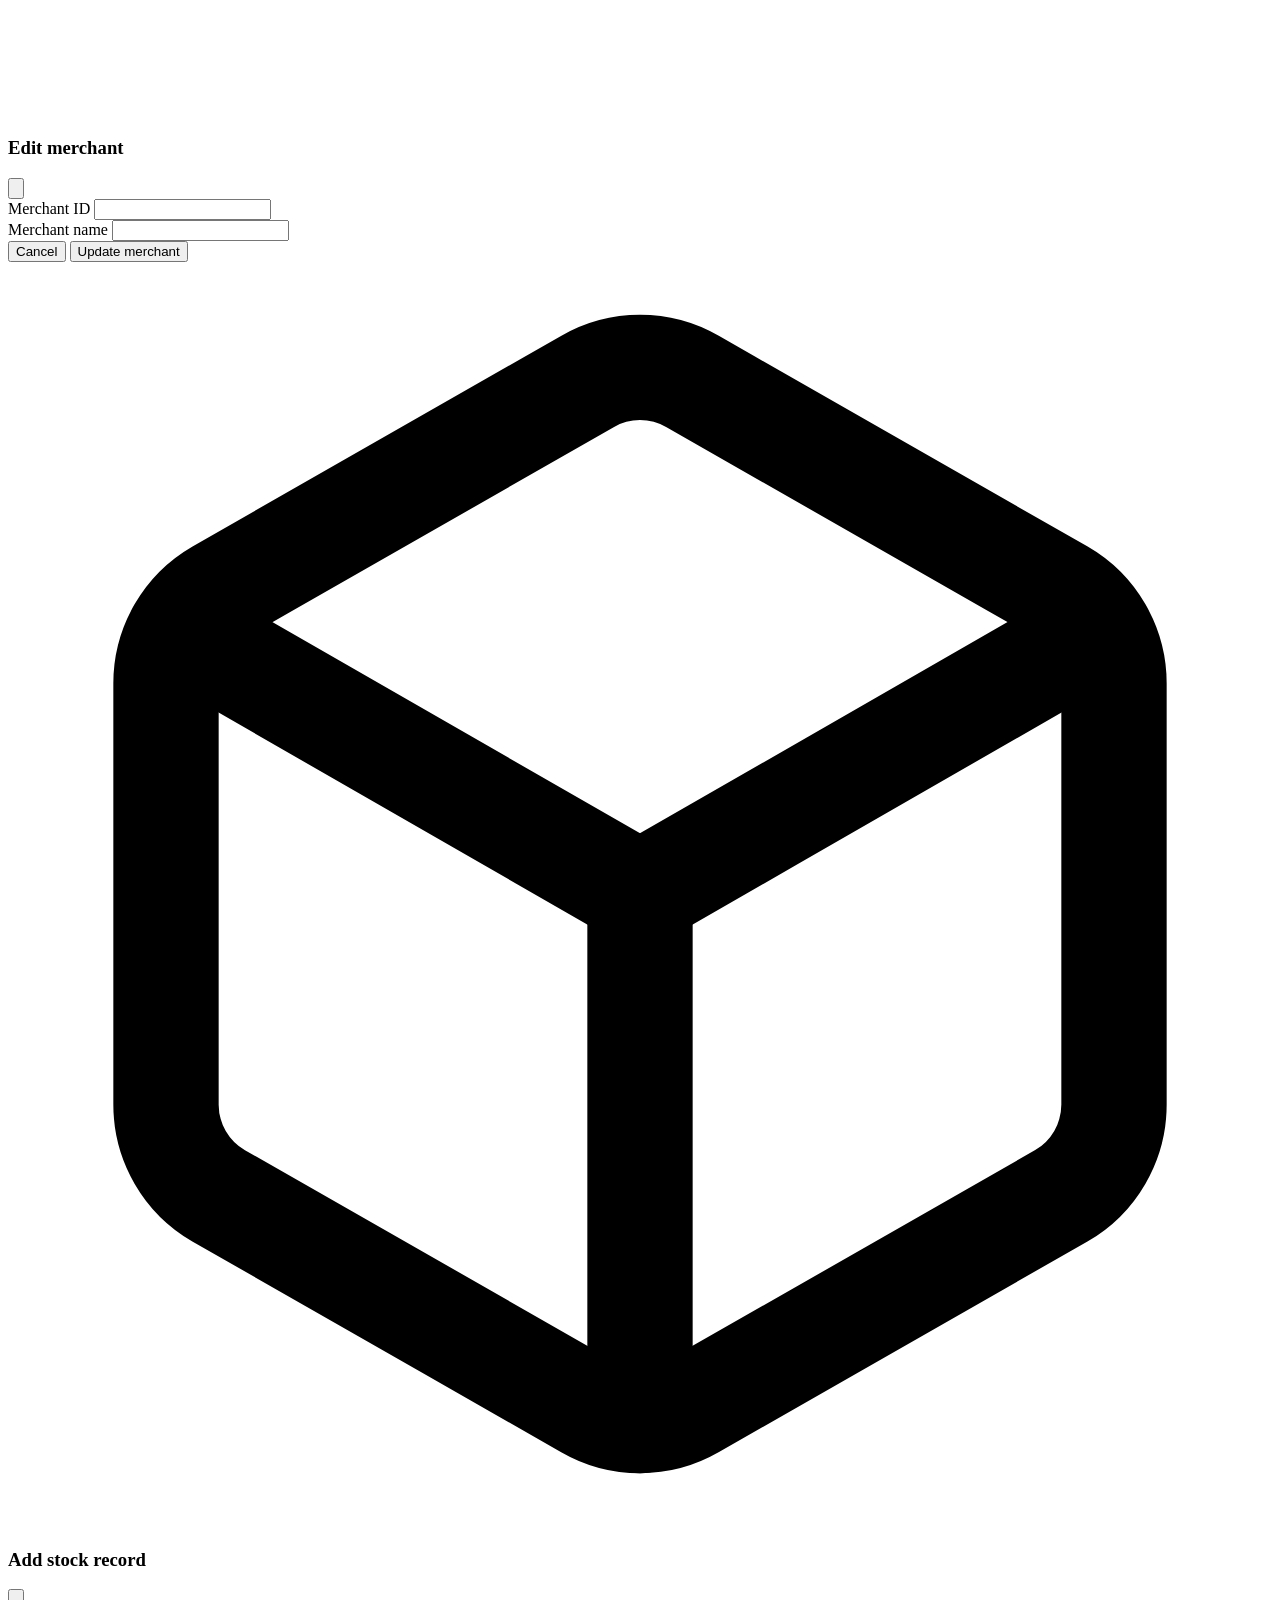
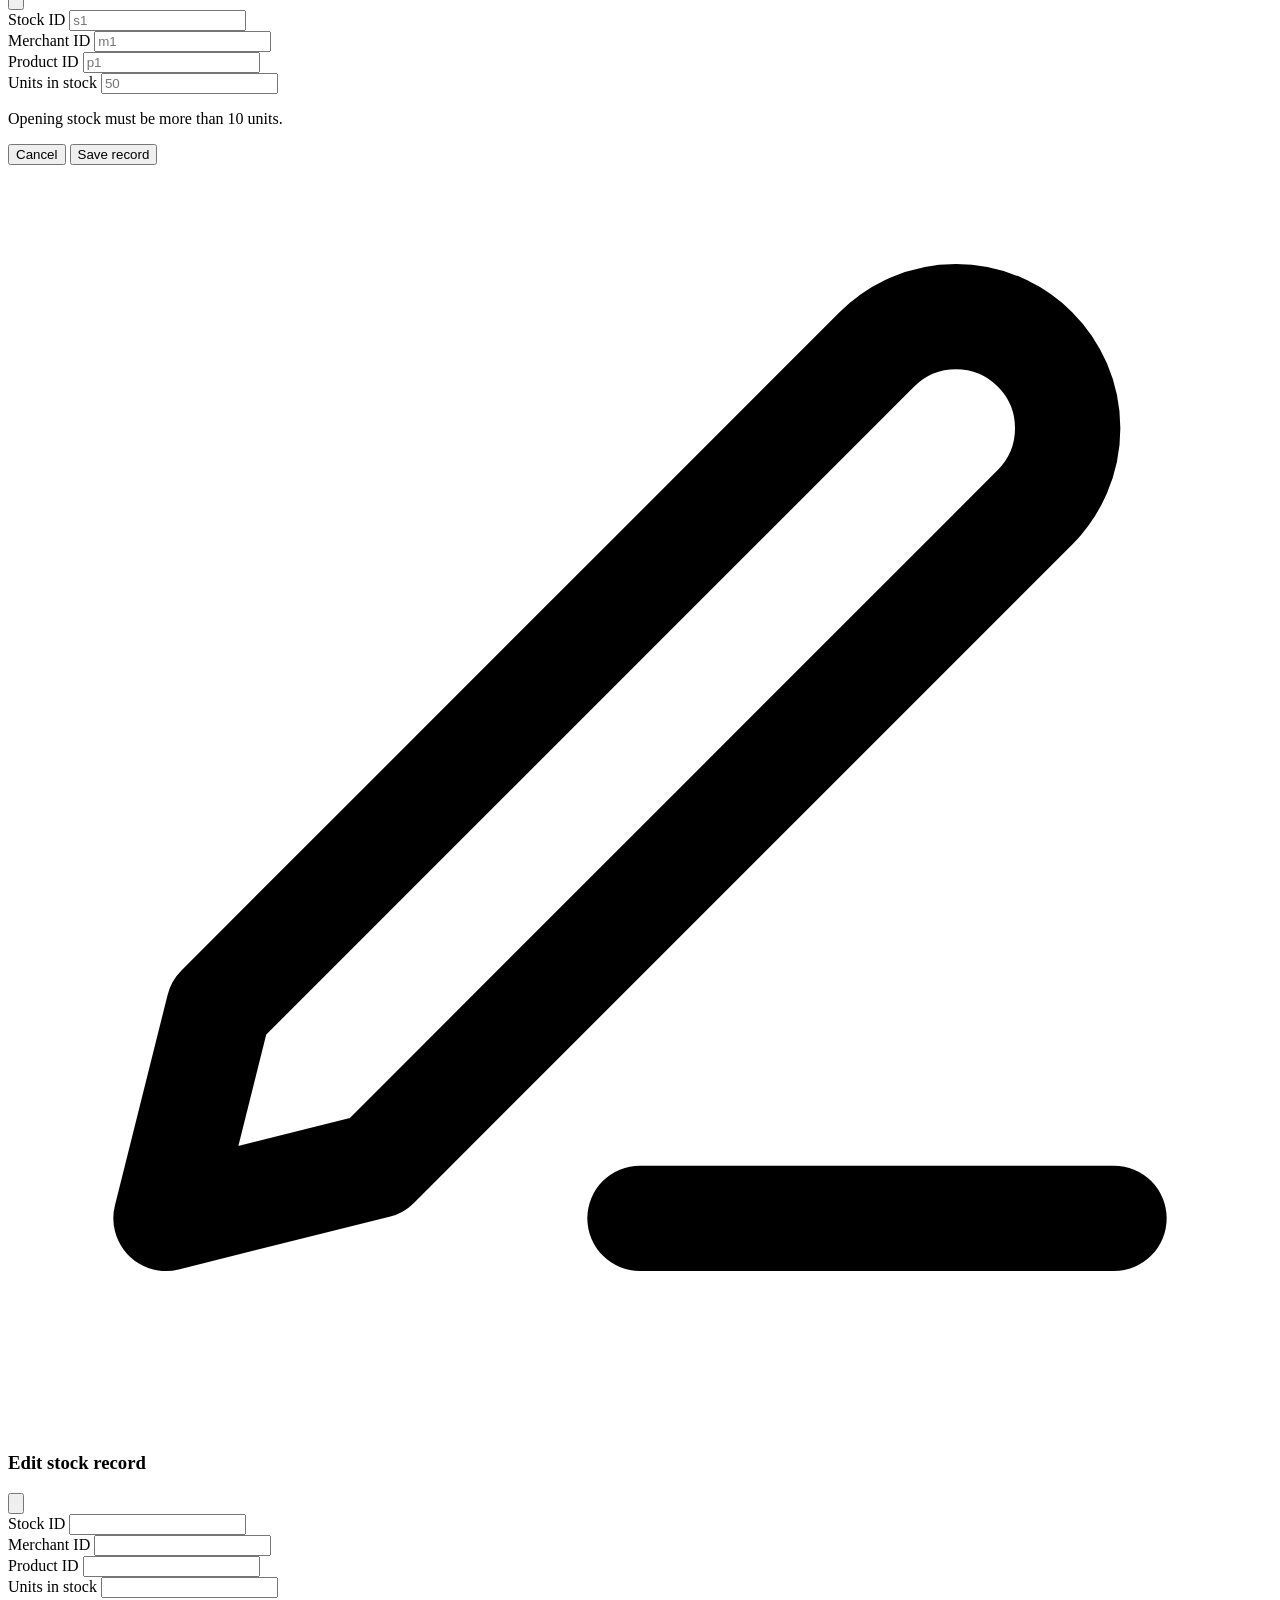
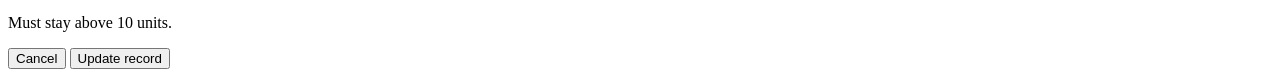
<file: src/main/resources/templates/merchants.html>
<!DOCTYPE html>
<html lang="en" xmlns:th="http://www.thymeleaf.org">
<head th:replace="~{fragments/layout :: head('Merchants')}"></head>
<body class="bg-zinc-950 font-sans text-zinc-100 antialiased">

<div th:replace="~{fragments/layout :: chrome}"></div>
<aside th:replace="~{fragments/layout :: sidebar('merchants')}"></aside>

<div class="lg:pl-64">

    <header class="sticky top-0 z-30 border-b border-zinc-800 bg-zinc-900/80 backdrop-blur-md">
        <div class="flex h-16 items-center gap-4 px-6 lg:px-10">
            <nav th:replace="~{fragments/layout :: compactnav('merchants')}"></nav>
            <div class="hidden items-center gap-2 text-sm lg:flex">
                <span class="text-zinc-400">Souq</span>
                <span class="text-zinc-600">/</span>
                <span class="font-medium text-white">Merchants &amp; Stock</span>
            </div>
            <div class="ml-auto flex items-center gap-2">
                <button type="button" data-modal-open="addMerchantModal" class="btn btn-ghost">Register merchant</button>
                <button type="button" data-modal-open="addStockModal" class="btn btn-emerald">
                    <svg class="h-4 w-4" viewBox="0 0 24 24" fill="none" stroke="currentColor" stroke-width="2.5" stroke-linecap="round"><path d="M5 12h14"/><path d="M12 5v14"/></svg>
                    Add stock
                </button>
            </div>
        </div>
    </header>

    <main class="px-6 py-10 lg:px-10">

        <div class="rise mb-8">
            <h1 class="text-[28px] font-semibold leading-tight tracking-tight text-white">Merchants &amp; Stock</h1>
            <p class="mt-1.5 text-sm text-zinc-400">Onboard sellers and track the inventory each one holds per product.</p>
        </div>

        <section class="rise rise-2 grid grid-cols-1 gap-6 xl:grid-cols-3">

            <!-- Merchants -->
            <div class="surface overflow-hidden self-start rounded-2xl border border-zinc-800 bg-zinc-900/60 xl:col-span-1">
                <div class="flex items-center justify-between border-b border-zinc-800 px-6 py-4">
                    <div>
                        <h2 class="text-sm font-semibold text-white">Merchants</h2>
                        <p class="mt-0.5 text-xs text-zinc-400">Registered sellers</p>
                    </div>
                    <span class="pill pill-amber tabular-nums" id="merchantBadge" th:text="${merchants.size()}">0</span>
                </div>
                <div class="overflow-x-auto">
                    <table class="data-grid">
                        <thead>
                        <tr>
                            <th>Merchant</th>
                            <th class="text-right">Actions</th>
                        </tr>
                        </thead>
                        <tbody id="merchantsBody">
                        <tr th:if="${merchants.empty}">
                            <td colspan="2" class="px-6 py-14 text-center text-sm text-zinc-400">
                                No merchants registered yet.
                            </td>
                        </tr>
                        <tr th:each="merchant : ${merchants}"
                            th:attr="data-id=${merchant.id}, data-name=${merchant.name}">
                            <td>
                                <div class="flex items-center gap-3">
                                    <span class="grid h-9 w-9 shrink-0 place-items-center rounded-lg bg-gradient-to-br from-amber-500/25 to-orange-500/15 text-sm font-semibold text-amber-200 ring-1 ring-inset ring-amber-500/25"
                                          th:text="${#strings.toUpperCase(#strings.substring(merchant.name, 0, 1))}">M</span>
                                    <span>
                                        <span class="block font-medium text-white" th:text="${merchant.name}">Merchant</span>
                                        <span class="block font-mono text-xs text-zinc-500" th:text="${merchant.id}">m1</span>
                                    </span>
                                </div>
                            </td>
                            <td>
                                <div class="flex items-center justify-end gap-1.5">
                                    <span class="group/tip relative inline-flex">
                                        <button type="button" aria-label="Edit merchant" class="js-edit icon-btn icon-btn-edit">
                                            <svg class="h-3.5 w-3.5" viewBox="0 0 24 24" fill="none" stroke="currentColor" stroke-width="2" stroke-linecap="round" stroke-linejoin="round"><path d="M12 20h9"/><path d="M16.5 3.5a2.12 2.12 0 0 1 3 3L7 19l-4 1 1-4Z"/></svg>
                                        </button>
                                        <span class="pointer-events-none absolute -top-8 left-1/2 -translate-x-1/2 whitespace-nowrap rounded-md border border-zinc-700 bg-zinc-900 px-2 py-1 text-xs text-zinc-100 opacity-0 shadow-xl transition-opacity duration-150 group-hover/tip:opacity-100">Edit</span>
                                    </span>
                                    <span class="group/tip relative inline-flex">
                                        <button type="button" aria-label="Delete merchant" class="js-delete icon-btn icon-btn-delete">
                                            <svg class="h-3.5 w-3.5" viewBox="0 0 24 24" fill="none" stroke="currentColor" stroke-width="2" stroke-linecap="round" stroke-linejoin="round"><path d="M3 6h18"/><path d="M19 6v14a2 2 0 0 1-2 2H7a2 2 0 0 1-2-2V6"/><path d="M8 6V4a2 2 0 0 1 2-2h4a2 2 0 0 1 2 2v2"/></svg>
                                        </button>
                                        <span class="pointer-events-none absolute -top-8 left-1/2 -translate-x-1/2 whitespace-nowrap rounded-md border border-zinc-700 bg-zinc-900 px-2 py-1 text-xs text-zinc-100 opacity-0 shadow-xl transition-opacity duration-150 group-hover/tip:opacity-100">Delete</span>
                                    </span>
                                </div>
                            </td>
                        </tr>
                        </tbody>
                    </table>
                </div>
            </div>

            <!-- Stock records -->
            <div class="surface overflow-hidden self-start rounded-2xl border border-zinc-800 bg-zinc-900/60 xl:col-span-2">
                <div class="flex items-center justify-between border-b border-zinc-800 px-6 py-4">
                    <div>
                        <h2 class="text-sm font-semibold text-white">Stock records</h2>
                        <p class="mt-0.5 text-xs text-zinc-400">Inventory per merchant and product pairing</p>
                    </div>
                    <span class="pill pill-emerald tabular-nums" id="stockBadge" th:text="${stocks.size()}">0</span>
                </div>
                <div class="overflow-x-auto">
                    <table class="data-grid">
                        <thead>
                        <tr>
                            <th>Record</th>
                            <th>Merchant</th>
                            <th>Product</th>
                            <th class="text-right">Units</th>
                            <th class="text-right">Actions</th>
                        </tr>
                        </thead>
                        <tbody id="stocksBody">
                        <tr th:if="${stocks.empty}">
                            <td colspan="5" class="px-6 py-14 text-center text-sm text-zinc-400">
                                No stock records yet. Register a merchant, then allocate inventory.
                            </td>
                        </tr>
                        <tr th:each="stock : ${stocks}"
                            th:attr="data-id=${stock.id},
                                     data-merchant=${stock.merchantId},
                                     data-product=${stock.productId},
                                     data-stock=${stock.stock}">
                            <td class="cell-id" th:text="${stock.id}">s1</td>
                            <td><span class="pill pill-amber" th:text="${stock.merchantId}">m1</span></td>
                            <td><span class="pill pill-indigo" th:text="${stock.productId}">p1</span></td>
                            <td class="text-right">
                                <span class="pill tabular-nums"
                                      th:classappend="${stock.stock &lt; 20} ? 'pill-rose' : 'pill-emerald'"
                                      th:text="${stock.stock}">0</span>
                            </td>
                            <td>
                                <div class="flex items-center justify-end gap-1.5">
                                    <span class="group/tip relative inline-flex">
                                        <button type="button" aria-label="Edit stock record" class="js-edit icon-btn icon-btn-edit">
                                            <svg class="h-3.5 w-3.5" viewBox="0 0 24 24" fill="none" stroke="currentColor" stroke-width="2" stroke-linecap="round" stroke-linejoin="round"><path d="M12 20h9"/><path d="M16.5 3.5a2.12 2.12 0 0 1 3 3L7 19l-4 1 1-4Z"/></svg>
                                        </button>
                                        <span class="pointer-events-none absolute -top-8 left-1/2 -translate-x-1/2 whitespace-nowrap rounded-md border border-zinc-700 bg-zinc-900 px-2 py-1 text-xs text-zinc-100 opacity-0 shadow-xl transition-opacity duration-150 group-hover/tip:opacity-100">Edit</span>
                                    </span>
                                    <span class="group/tip relative inline-flex">
                                        <button type="button" aria-label="Delete stock record" class="js-delete icon-btn icon-btn-delete">
                                            <svg class="h-3.5 w-3.5" viewBox="0 0 24 24" fill="none" stroke="currentColor" stroke-width="2" stroke-linecap="round" stroke-linejoin="round"><path d="M3 6h18"/><path d="M19 6v14a2 2 0 0 1-2 2H7a2 2 0 0 1-2-2V6"/><path d="M8 6V4a2 2 0 0 1 2-2h4a2 2 0 0 1 2 2v2"/></svg>
                                        </button>
                                        <span class="pointer-events-none absolute -top-8 left-1/2 -translate-x-1/2 whitespace-nowrap rounded-md border border-zinc-700 bg-zinc-900 px-2 py-1 text-xs text-zinc-100 opacity-0 shadow-xl transition-opacity duration-150 group-hover/tip:opacity-100">Delete</span>
                                    </span>
                                </div>
                            </td>
                        </tr>
                        </tbody>
                    </table>
                </div>
            </div>

        </section>

    </main>
</div>

<!-- ============================ Modals ============================ -->

<div id="addMerchantModal" data-modal class="fixed inset-0 z-50 flex hidden items-center justify-center p-4">
    <div data-modal-backdrop class="absolute inset-0 bg-zinc-950/80 opacity-0 backdrop-blur-md transition-opacity duration-200"></div>
    <div data-modal-panel class="surface relative w-full max-w-md translate-y-3 scale-95 rounded-2xl border border-zinc-800 bg-zinc-900 opacity-0 shadow-2xl transition-all duration-200">
        <form id="addMerchantForm">
            <div class="flex items-center justify-between border-b border-zinc-800 px-6 py-4">
                <div class="flex items-center gap-3">
                    <span class="grid h-9 w-9 place-items-center rounded-lg bg-amber-500/12 text-amber-300 ring-1 ring-inset ring-amber-500/30">
                        <svg class="h-4 w-4" viewBox="0 0 24 24" fill="none" stroke="currentColor" stroke-width="2" stroke-linecap="round" stroke-linejoin="round"><path d="m2 7 4.41-4.41A2 2 0 0 1 7.83 2h8.34a2 2 0 0 1 1.42.59L22 7"/><path d="M4 12v8a2 2 0 0 0 2 2h12a2 2 0 0 0 2-2v-8"/><path d="M2 7h20"/></svg>
                    </span>
                    <h3 class="text-base font-semibold text-white">Register merchant</h3>
                </div>
                <button type="button" data-modal-close aria-label="Close dialog" class="rounded-md p-1 text-zinc-400 transition-colors hover:text-white">
                    <svg class="h-4 w-4" viewBox="0 0 24 24" fill="none" stroke="currentColor" stroke-width="2" stroke-linecap="round"><path d="M18 6 6 18"/><path d="m6 6 12 12"/></svg>
                </button>
            </div>
            <div class="space-y-4 px-6 py-5">
                <div>
                    <label class="label" for="merAddId">Merchant ID</label>
                    <input type="text" id="merAddId" name="id" required placeholder="m1" class="field">
                </div>
                <div>
                    <label class="label" for="merAddName">Merchant name</label>
                    <input type="text" id="merAddName" name="name" required minlength="4" placeholder="Jarir Bookstore" class="field">
                    <p class="hint">At least 4 characters.</p>
                </div>
            </div>
            <div class="flex justify-end gap-2 border-t border-zinc-800 px-6 py-4">
                <button type="button" data-modal-close class="btn btn-ghost">Cancel</button>
                <button type="submit" class="btn btn-primary">Save merchant</button>
            </div>
        </form>
    </div>
</div>

<div id="editMerchantModal" data-modal class="fixed inset-0 z-50 flex hidden items-center justify-center p-4">
    <div data-modal-backdrop class="absolute inset-0 bg-zinc-950/80 opacity-0 backdrop-blur-md transition-opacity duration-200"></div>
    <div data-modal-panel class="surface relative w-full max-w-md translate-y-3 scale-95 rounded-2xl border border-zinc-800 bg-zinc-900 opacity-0 shadow-2xl transition-all duration-200">
        <form id="editMerchantForm">
            <input type="hidden" name="originalId">
            <div class="flex items-center justify-between border-b border-zinc-800 px-6 py-4">
                <div class="flex items-center gap-3">
                    <span class="grid h-9 w-9 place-items-center rounded-lg bg-amber-500/12 text-amber-300 ring-1 ring-inset ring-amber-500/30">
                        <svg class="h-4 w-4" viewBox="0 0 24 24" fill="none" stroke="currentColor" stroke-width="2" stroke-linecap="round" stroke-linejoin="round"><path d="M12 20h9"/><path d="M16.5 3.5a2.12 2.12 0 0 1 3 3L7 19l-4 1 1-4Z"/></svg>
                    </span>
                    <h3 class="text-base font-semibold text-white">Edit merchant</h3>
                </div>
                <button type="button" data-modal-close aria-label="Close dialog" class="rounded-md p-1 text-zinc-400 transition-colors hover:text-white">
                    <svg class="h-4 w-4" viewBox="0 0 24 24" fill="none" stroke="currentColor" stroke-width="2" stroke-linecap="round"><path d="M18 6 6 18"/><path d="m6 6 12 12"/></svg>
                </button>
            </div>
            <div class="space-y-4 px-6 py-5">
                <div>
                    <label class="label" for="merEditId">Merchant ID</label>
                    <input type="text" id="merEditId" name="id" readonly class="field">
                </div>
                <div>
                    <label class="label" for="merEditName">Merchant name</label>
                    <input type="text" id="merEditName" name="name" required minlength="4" class="field">
                </div>
            </div>
            <div class="flex justify-end gap-2 border-t border-zinc-800 px-6 py-4">
                <button type="button" data-modal-close class="btn btn-ghost">Cancel</button>
                <button type="submit" class="btn btn-primary">Update merchant</button>
            </div>
        </form>
    </div>
</div>

<div id="addStockModal" data-modal class="fixed inset-0 z-50 flex hidden items-center justify-center p-4">
    <div data-modal-backdrop class="absolute inset-0 bg-zinc-950/80 opacity-0 backdrop-blur-md transition-opacity duration-200"></div>
    <div data-modal-panel class="surface relative w-full max-w-md translate-y-3 scale-95 rounded-2xl border border-zinc-800 bg-zinc-900 opacity-0 shadow-2xl transition-all duration-200">
        <form id="addStockForm">
            <div class="flex items-center justify-between border-b border-zinc-800 px-6 py-4">
                <div class="flex items-center gap-3">
                    <span class="grid h-9 w-9 place-items-center rounded-lg bg-emerald-500/12 text-emerald-300 ring-1 ring-inset ring-emerald-500/30">
                        <svg class="h-4 w-4" viewBox="0 0 24 24" fill="none" stroke="currentColor" stroke-width="2" stroke-linecap="round" stroke-linejoin="round"><path d="M21 8a2 2 0 0 0-1-1.73l-7-4a2 2 0 0 0-2 0l-7 4A2 2 0 0 0 3 8v8a2 2 0 0 0 1 1.73l7 4a2 2 0 0 0 2 0l7-4A2 2 0 0 0 21 16Z"/><path d="m3.3 7 8.7 5 8.7-5"/><path d="M12 22V12"/></svg>
                    </span>
                    <h3 class="text-base font-semibold text-white">Add stock record</h3>
                </div>
                <button type="button" data-modal-close aria-label="Close dialog" class="rounded-md p-1 text-zinc-400 transition-colors hover:text-white">
                    <svg class="h-4 w-4" viewBox="0 0 24 24" fill="none" stroke="currentColor" stroke-width="2" stroke-linecap="round"><path d="M18 6 6 18"/><path d="m6 6 12 12"/></svg>
                </button>
            </div>
            <div class="space-y-4 px-6 py-5">
                <div>
                    <label class="label" for="stockAddId">Stock ID</label>
                    <input type="text" id="stockAddId" name="id" required placeholder="s1" class="field">
                </div>
                <div class="grid grid-cols-2 gap-4">
                    <div>
                        <label class="label" for="stockAddMerchant">Merchant ID</label>
                        <input type="text" id="stockAddMerchant" name="merchantId" required placeholder="m1" class="field">
                    </div>
                    <div>
                        <label class="label" for="stockAddProduct">Product ID</label>
                        <input type="text" id="stockAddProduct" name="productId" required placeholder="p1" class="field">
                    </div>
                </div>
                <div>
                    <label class="label" for="stockAddUnits">Units in stock</label>
                    <input type="number" id="stockAddUnits" name="stock" min="11" step="1" required placeholder="50" class="field tabular-nums">
                    <p class="hint">Opening stock must be more than 10 units.</p>
                </div>
            </div>
            <div class="flex justify-end gap-2 border-t border-zinc-800 px-6 py-4">
                <button type="button" data-modal-close class="btn btn-ghost">Cancel</button>
                <button type="submit" class="btn btn-emerald">Save record</button>
            </div>
        </form>
    </div>
</div>

<div id="editStockModal" data-modal class="fixed inset-0 z-50 flex hidden items-center justify-center p-4">
    <div data-modal-backdrop class="absolute inset-0 bg-zinc-950/80 opacity-0 backdrop-blur-md transition-opacity duration-200"></div>
    <div data-modal-panel class="surface relative w-full max-w-md translate-y-3 scale-95 rounded-2xl border border-zinc-800 bg-zinc-900 opacity-0 shadow-2xl transition-all duration-200">
        <form id="editStockForm">
            <input type="hidden" name="originalId">
            <div class="flex items-center justify-between border-b border-zinc-800 px-6 py-4">
                <div class="flex items-center gap-3">
                    <span class="grid h-9 w-9 place-items-center rounded-lg bg-emerald-500/12 text-emerald-300 ring-1 ring-inset ring-emerald-500/30">
                        <svg class="h-4 w-4" viewBox="0 0 24 24" fill="none" stroke="currentColor" stroke-width="2" stroke-linecap="round" stroke-linejoin="round"><path d="M12 20h9"/><path d="M16.5 3.5a2.12 2.12 0 0 1 3 3L7 19l-4 1 1-4Z"/></svg>
                    </span>
                    <h3 class="text-base font-semibold text-white">Edit stock record</h3>
                </div>
                <button type="button" data-modal-close aria-label="Close dialog" class="rounded-md p-1 text-zinc-400 transition-colors hover:text-white">
                    <svg class="h-4 w-4" viewBox="0 0 24 24" fill="none" stroke="currentColor" stroke-width="2" stroke-linecap="round"><path d="M18 6 6 18"/><path d="m6 6 12 12"/></svg>
                </button>
            </div>
            <div class="space-y-4 px-6 py-5">
                <div>
                    <label class="label" for="stockEditId">Stock ID</label>
                    <input type="text" id="stockEditId" name="id" readonly class="field">
                </div>
                <div class="grid grid-cols-2 gap-4">
                    <div>
                        <label class="label" for="stockEditMerchant">Merchant ID</label>
                        <input type="text" id="stockEditMerchant" name="merchantId" required class="field">
                    </div>
                    <div>
                        <label class="label" for="stockEditProduct">Product ID</label>
                        <input type="text" id="stockEditProduct" name="productId" required class="field">
                    </div>
                </div>
                <div>
                    <label class="label" for="stockEditUnits">Units in stock</label>
                    <input type="number" id="stockEditUnits" name="stock" min="11" step="1" required class="field tabular-nums">
                    <p class="hint">Must stay above 10 units.</p>
                </div>
            </div>
            <div class="flex justify-end gap-2 border-t border-zinc-800 px-6 py-4">
                <button type="button" data-modal-close class="btn btn-ghost">Cancel</button>
                <button type="submit" class="btn btn-emerald">Update record</button>
            </div>
        </form>
    </div>
</div>

<div th:replace="~{fragments/layout :: confirm}"></div>
<script th:replace="~{fragments/layout :: scripts}"></script>

<script>
    /* ---------------------------- Merchants ---------------------------- */

    function merchantRow(m) {
        return `
        <tr data-id="${escapeHtml(m.id)}" data-name="${escapeHtml(m.name)}">
            <td>
                <div class="flex items-center gap-3">
                    <span class="grid h-9 w-9 shrink-0 place-items-center rounded-lg bg-gradient-to-br from-amber-500/25 to-orange-500/15 text-sm font-semibold text-amber-200 ring-1 ring-inset ring-amber-500/25">${initials(m.name)}</span>
                    <span>
                        <span class="block font-medium text-white">${escapeHtml(m.name)}</span>
                        <span class="block font-mono text-xs text-zinc-500">${escapeHtml(m.id)}</span>
                    </span>
                </div>
            </td>
            <td>${actionButtons('merchant')}</td>
        </tr>`;
    }

    async function refreshMerchants() {
        const merchants = await loadMerchants();
        const body = document.getElementById('merchantsBody');
        body.innerHTML = merchants.length
            ? merchants.map(merchantRow).join('')
            : emptyRow(2, 'No merchants registered yet.');
        document.getElementById('merchantBadge').textContent = merchants.length;
    }

    document.getElementById('merchantsBody').addEventListener('click', (event) => {
        const row = event.target.closest('tr');
        if (!row || !row.dataset.id) return;

        if (event.target.closest('.js-edit')) {
            fillModal('editMerchantModal', {
                originalId: row.dataset.id,
                id: row.dataset.id,
                name: row.dataset.name
            });
            return;
        }

        if (event.target.closest('.js-delete')) {
            const id = row.dataset.id;
            confirmAction('Delete merchant', `Merchant "${row.dataset.name}" will be removed permanently.`, async () => {
                await apiCall('DELETE', `/api/v1/merchant/delete/${encodeURIComponent(id)}`);
                showToast('Merchant deleted');
                await refreshMerchants();
            });
        }
    });

    bindForm('addMerchantForm', async (fd, form) => {
        await apiCall('POST', '/api/v1/merchant/add-merchant', {
            id: fd.get('id').trim(),
            name: fd.get('name').trim()
        });
        closeModal('addMerchantModal');
        form.reset();
        showToast('Merchant registered');
        await refreshMerchants();
    });

    bindForm('editMerchantForm', async (fd) => {
        const id = fd.get('originalId');
        await apiCall('PUT', `/api/v1/merchant/update/${encodeURIComponent(id)}`, {
            id: fd.get('id').trim(),
            name: fd.get('name').trim()
        });
        closeModal('editMerchantModal');
        showToast('Merchant updated');
        await refreshMerchants();
    });

    /* ------------------------------ Stock ------------------------------ */

    function stockRow(s) {
        const tone = Number(s.stock) < 20 ? 'pill-rose' : 'pill-emerald';
        return `
        <tr data-id="${escapeHtml(s.id)}" data-merchant="${escapeHtml(s.merchantId)}"
            data-product="${escapeHtml(s.productId)}" data-stock="${escapeHtml(s.stock)}">
            <td class="cell-id">${escapeHtml(s.id)}</td>
            <td><span class="pill pill-amber">${escapeHtml(s.merchantId)}</span></td>
            <td><span class="pill pill-indigo">${escapeHtml(s.productId)}</span></td>
            <td class="text-right"><span class="pill ${tone} tabular-nums">${escapeHtml(s.stock)}</span></td>
            <td>${actionButtons('stock record')}</td>
        </tr>`;
    }

    async function refreshStocks() {
        const stocks = await loadStocks();
        const body = document.getElementById('stocksBody');
        body.innerHTML = stocks.length
            ? stocks.map(stockRow).join('')
            : emptyRow(5, 'No stock records yet. Register a merchant, then allocate inventory.');

        document.getElementById('stockBadge').textContent = stocks.length;
    }

    document.getElementById('stocksBody').addEventListener('click', (event) => {
        const row = event.target.closest('tr');
        if (!row || !row.dataset.id) return;

        if (event.target.closest('.js-edit')) {
            fillModal('editStockModal', {
                originalId: row.dataset.id,
                id: row.dataset.id,
                merchantId: row.dataset.merchant,
                productId: row.dataset.product,
                stock: row.dataset.stock
            });
            return;
        }

        if (event.target.closest('.js-delete')) {
            const id = row.dataset.id;
            confirmAction('Delete stock record', `Stock record "${id}" will be removed permanently.`, async () => {
                await apiCall('DELETE', `/api/v1/merchantstock/delete/${encodeURIComponent(id)}`);
                showToast('Stock record deleted');
                await refreshStocks();
            });
        }
    });

    bindForm('addStockForm', async (fd, form) => {
        await apiCall('POST', '/api/v1/merchantstock/add-merchantstock', {
            id: fd.get('id').trim(),
            merchantId: fd.get('merchantId').trim(),
            productId: fd.get('productId').trim(),
            stock: parseInt(fd.get('stock'), 10)
        });
        closeModal('addStockModal');
        form.reset();
        showToast('Stock record created');
        await refreshStocks();
    });

    bindForm('editStockForm', async (fd) => {
        const id = fd.get('originalId');
        await apiCall('PUT', `/api/v1/merchantstock/update/${encodeURIComponent(id)}`, {
            id: fd.get('id').trim(),
            merchantId: fd.get('merchantId').trim(),
            productId: fd.get('productId').trim(),
            stock: parseInt(fd.get('stock'), 10)
        });
        closeModal('editStockModal');
        showToast('Stock record updated');
        await refreshStocks();
    });
</script>

</body>
</html>
</file>
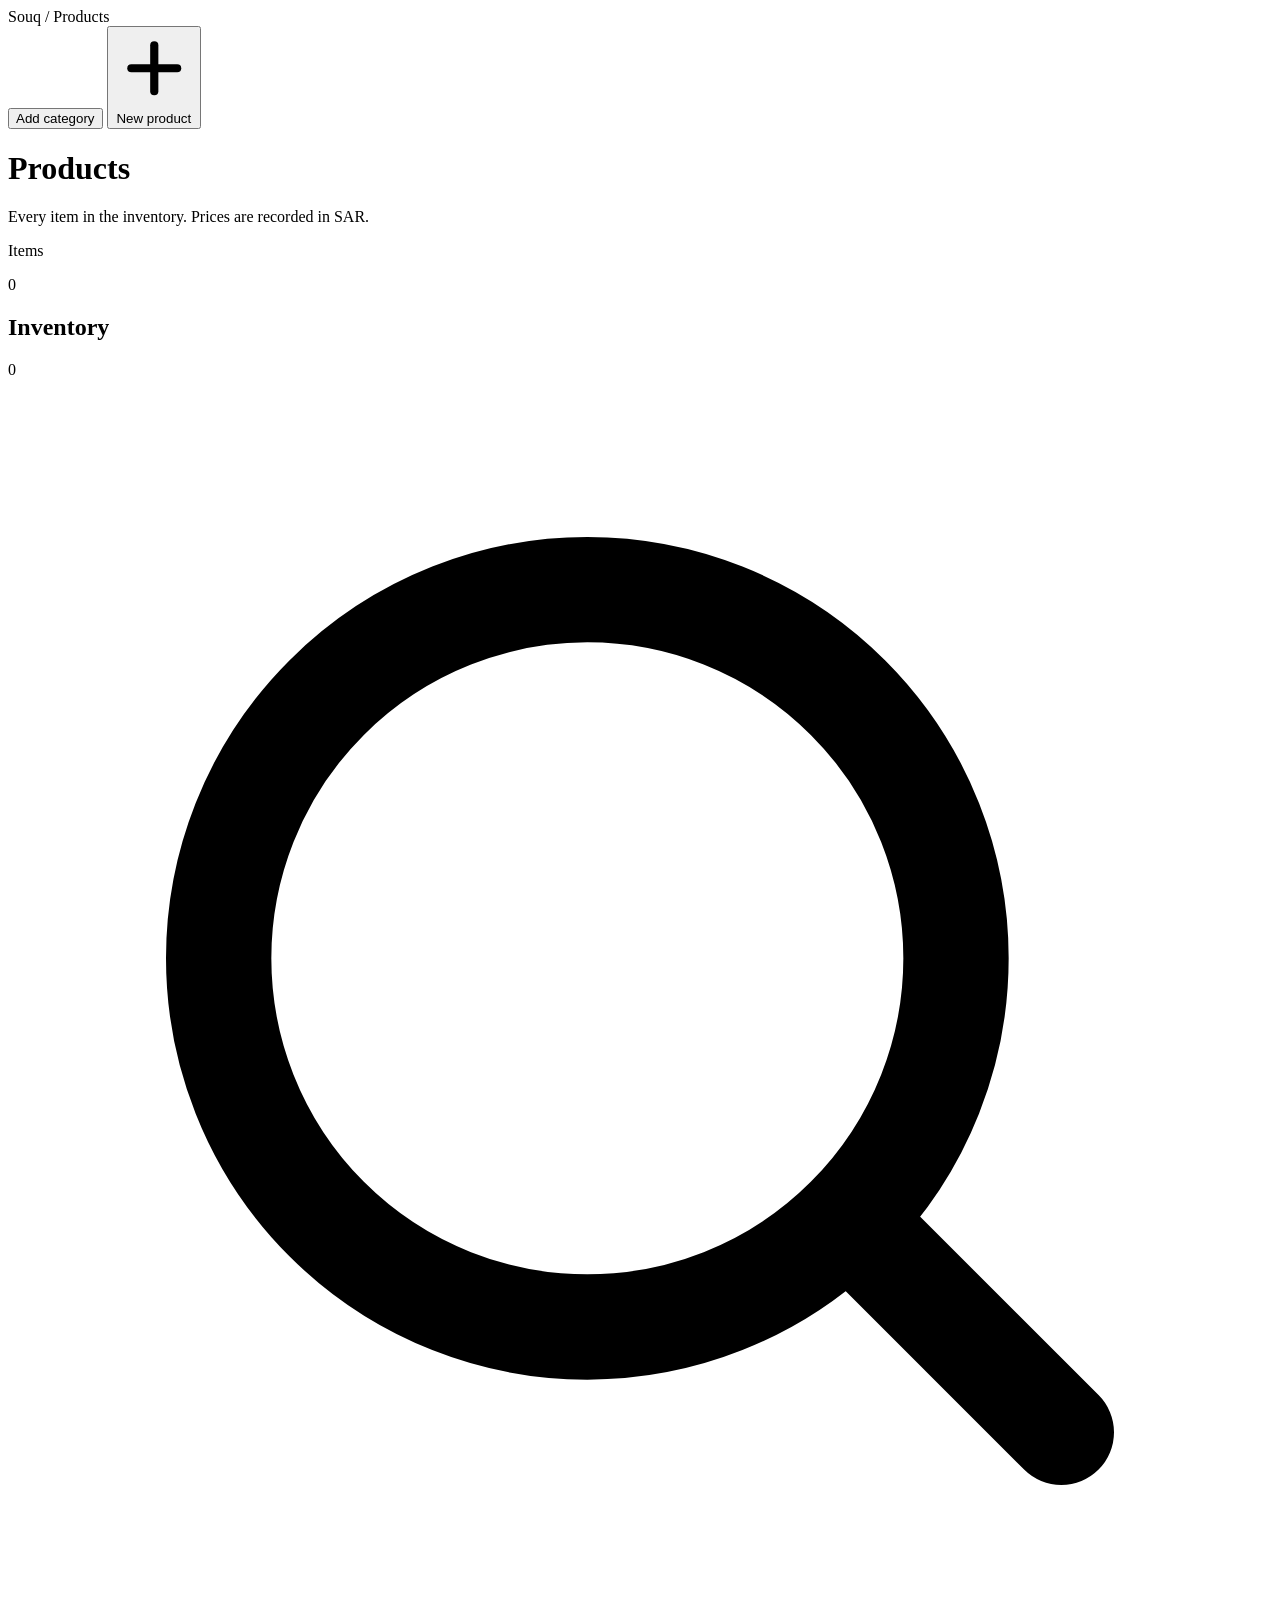
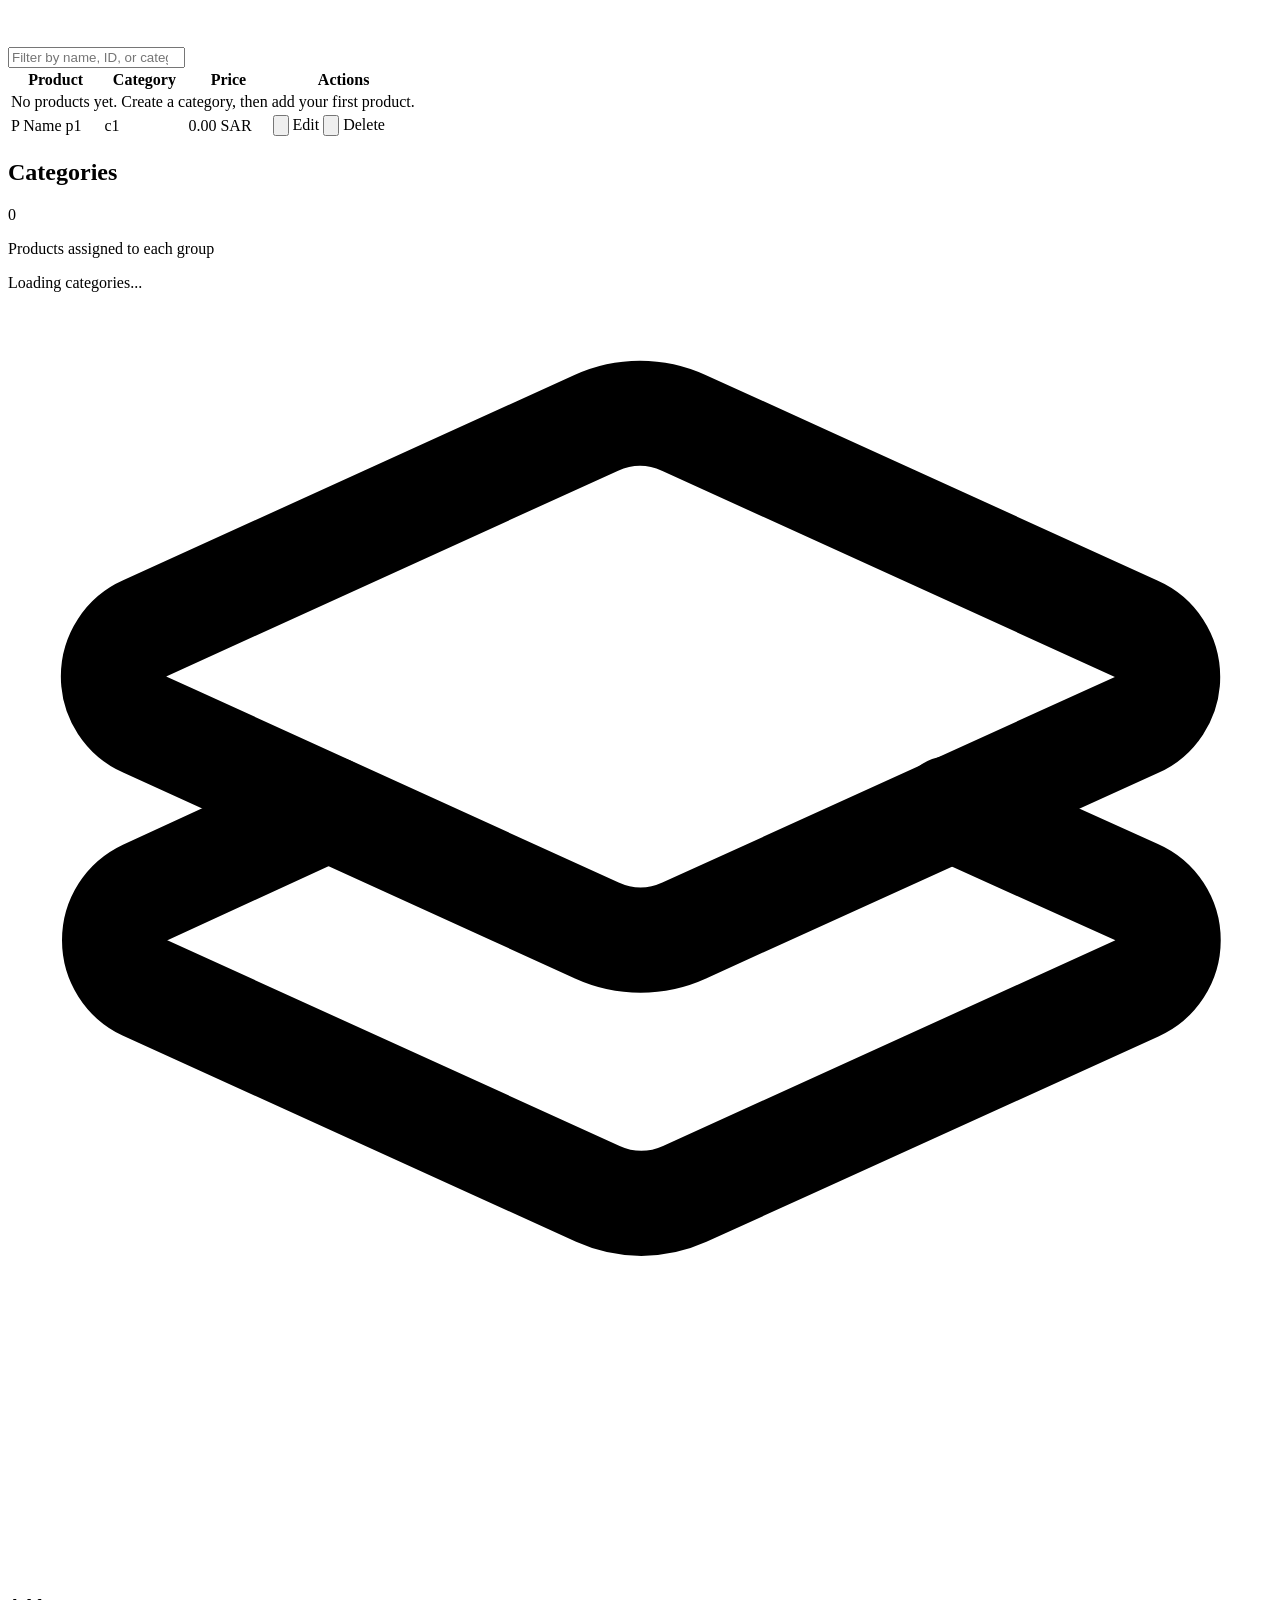
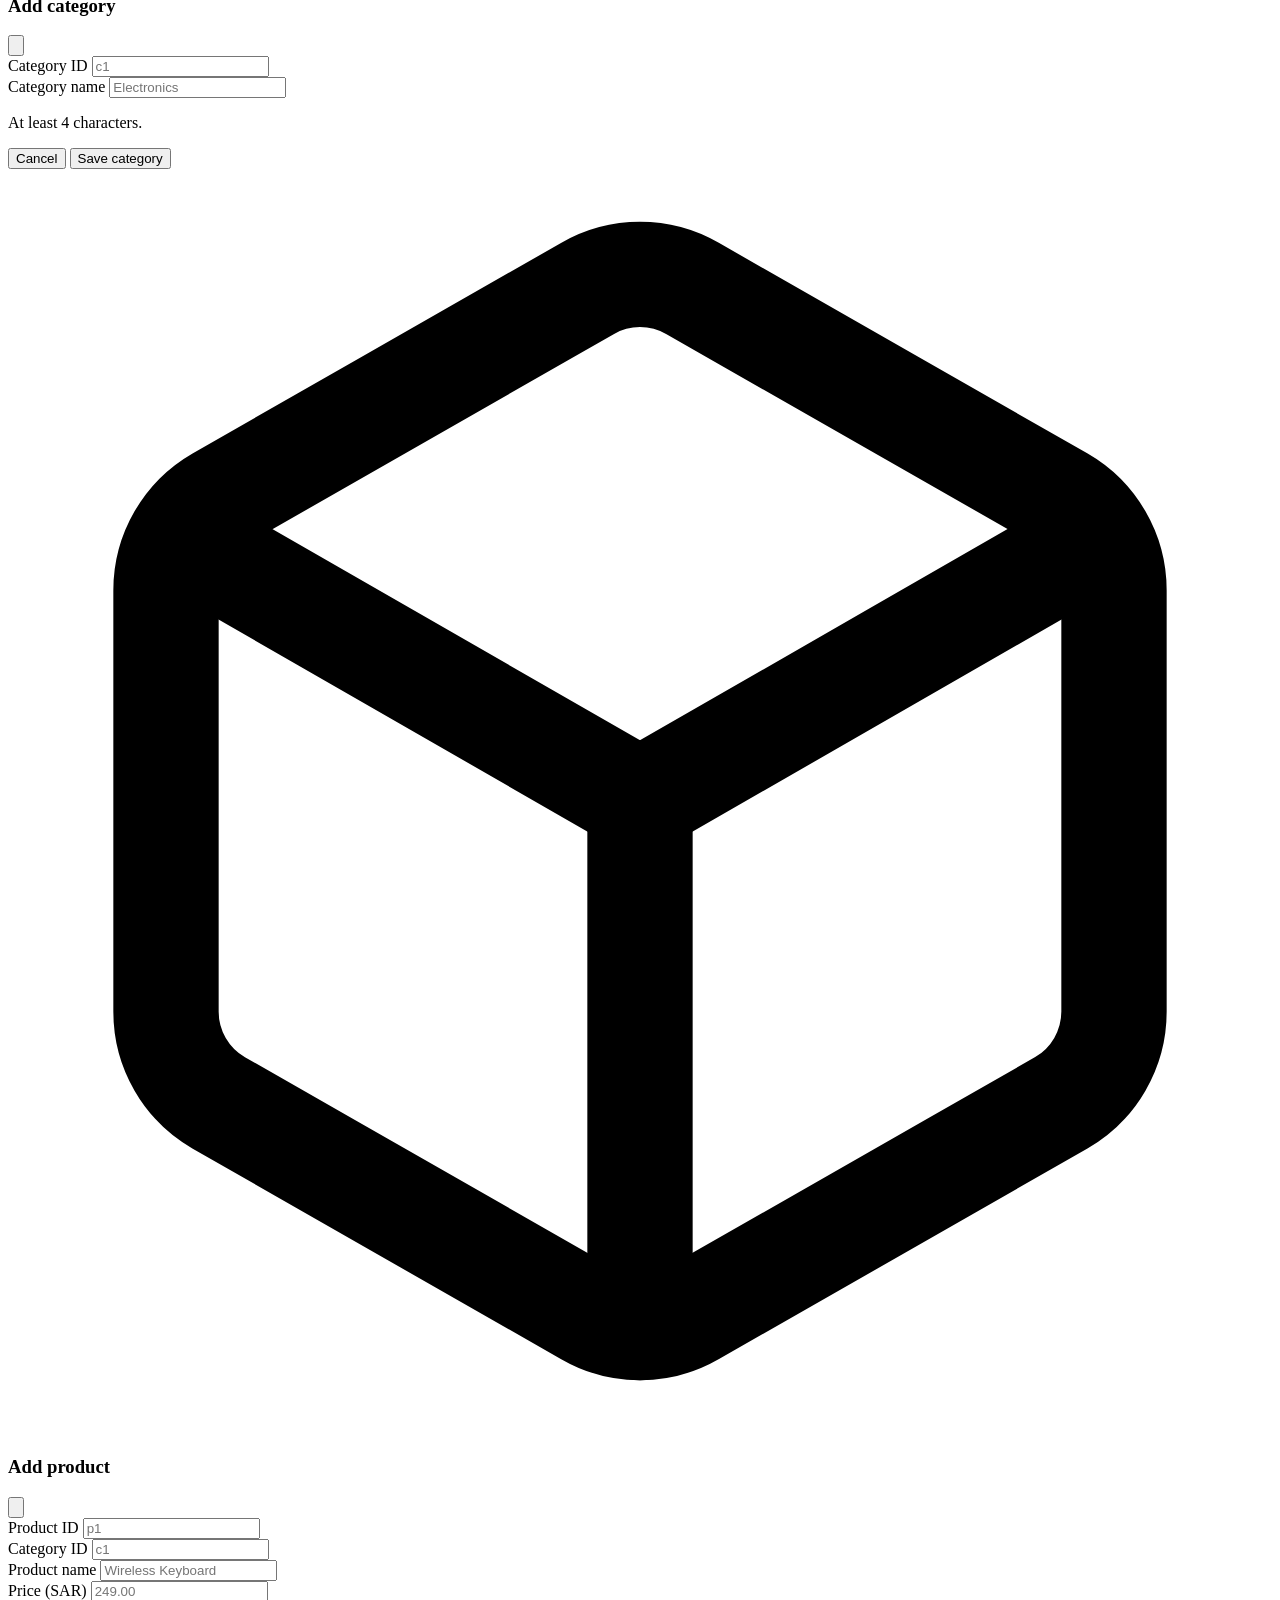
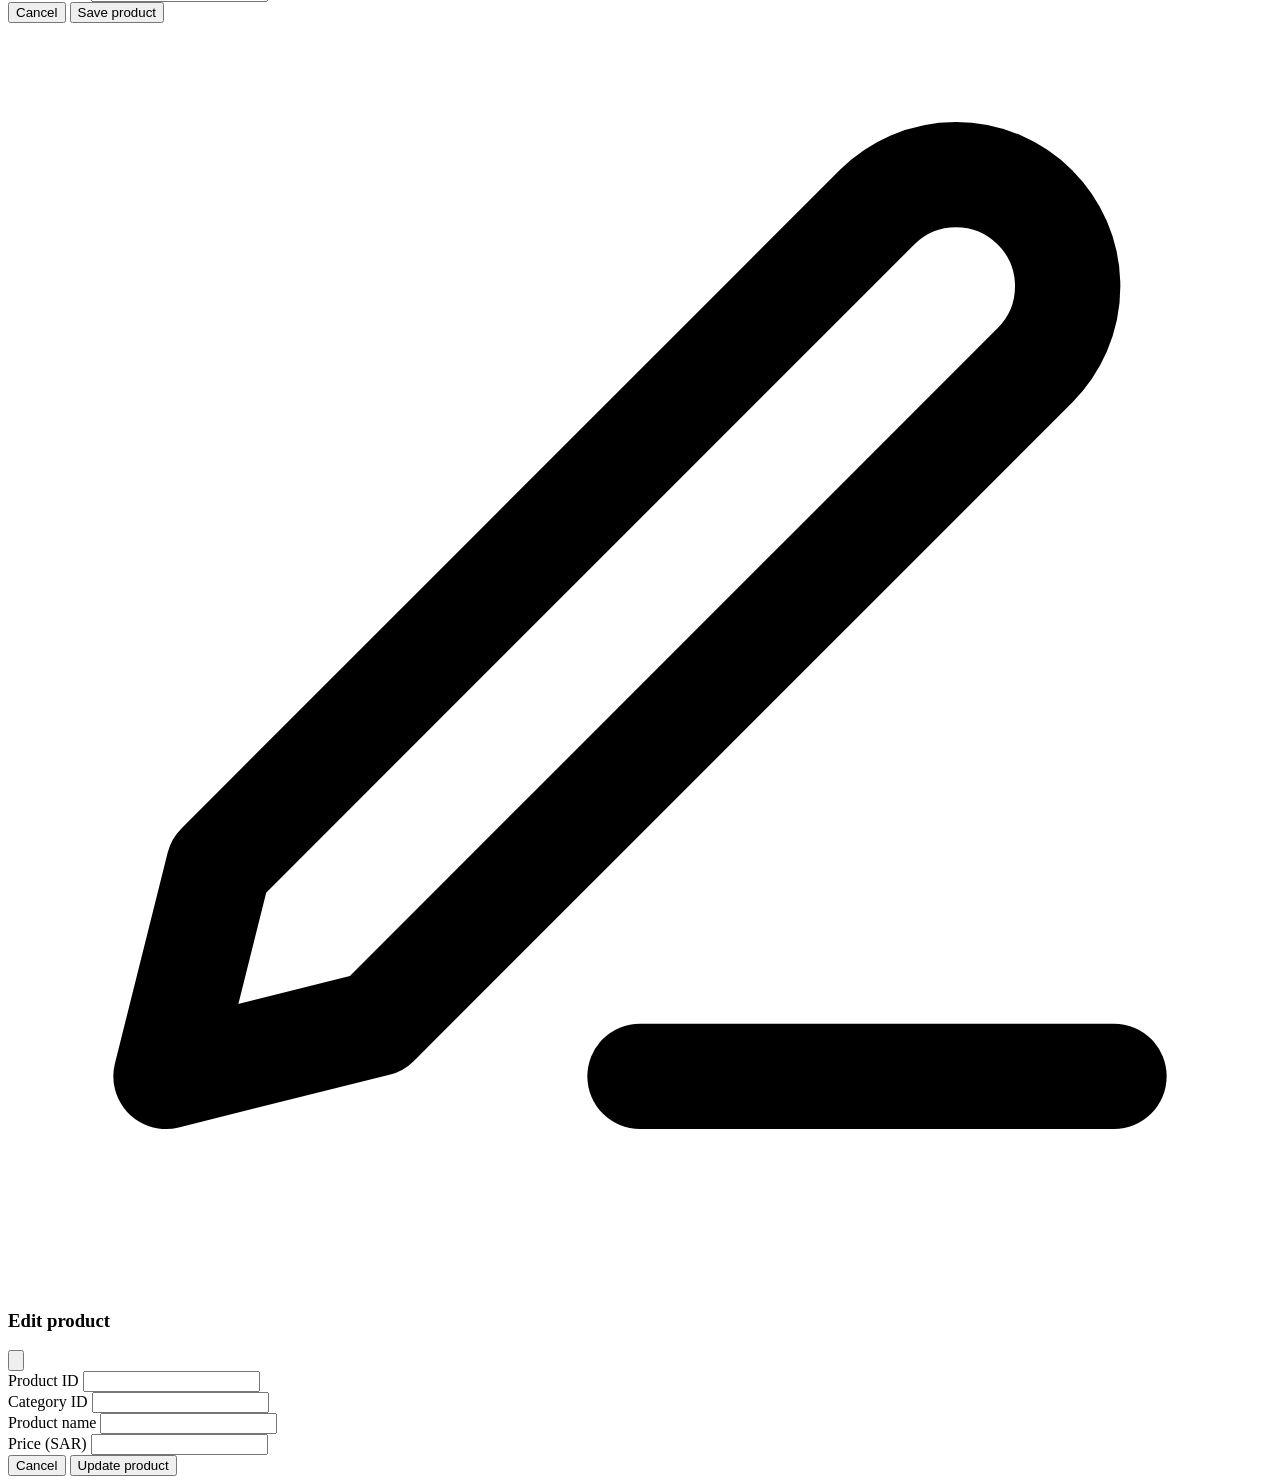
<file: src/main/resources/templates/products.html>
<!DOCTYPE html>
<html lang="en" xmlns:th="http://www.thymeleaf.org">
<head th:replace="~{fragments/layout :: head('Products')}"></head>
<body class="bg-zinc-950 font-sans text-zinc-100 antialiased">

<div th:replace="~{fragments/layout :: chrome}"></div>
<aside th:replace="~{fragments/layout :: sidebar('products')}"></aside>

<div class="lg:pl-64">

    <header class="sticky top-0 z-30 border-b border-zinc-800 bg-zinc-900/80 backdrop-blur-md">
        <div class="flex h-16 items-center gap-4 px-6 lg:px-10">
            <nav th:replace="~{fragments/layout :: compactnav('products')}"></nav>
            <div class="hidden items-center gap-2 text-sm lg:flex">
                <span class="text-zinc-400">Souq</span>
                <span class="text-zinc-600">/</span>
                <span class="font-medium text-white">Products</span>
            </div>
            <div class="ml-auto flex items-center gap-2">
                <button type="button" data-modal-open="addCategoryModal" class="btn btn-ghost">Add category</button>
                <button type="button" data-modal-open="addProductModal" class="btn btn-primary">
                    <svg class="h-4 w-4" viewBox="0 0 24 24" fill="none" stroke="currentColor" stroke-width="2.5" stroke-linecap="round"><path d="M5 12h14"/><path d="M12 5v14"/></svg>
                    New product
                </button>
            </div>
        </div>
    </header>

    <main class="px-6 py-10 lg:px-10">

        <div class="rise mb-8 flex flex-wrap items-end justify-between gap-4">
            <div>
                <h1 class="text-[28px] font-semibold leading-tight tracking-tight text-white">Products</h1>
                <p class="mt-1.5 text-sm text-zinc-400">Every item in the inventory. Prices are recorded in SAR.</p>
            </div>
            <div>
                <p class="text-xs font-medium uppercase tracking-wider text-zinc-400">Items</p>
                <p class="mt-1 text-lg font-semibold tabular-nums text-white" data-count="products" th:text="${products.size()}">0</p>
            </div>
        </div>

        <div class="rise rise-2 grid grid-cols-1 gap-6 xl:grid-cols-3">
        <section class="surface self-start overflow-hidden rounded-2xl border border-zinc-800 bg-zinc-900/60 xl:col-span-2">
            <div class="flex flex-wrap items-center justify-between gap-3 border-b border-zinc-800 px-6 py-4">
                <div class="flex items-center gap-3">
                    <h2 class="text-sm font-semibold text-white">Inventory</h2>
                    <span class="pill pill-zinc tabular-nums" id="productBadge" th:text="${products.size()}">0</span>
                </div>
                <div class="relative">
                    <svg class="pointer-events-none absolute left-3 top-1/2 h-4 w-4 -translate-y-1/2 text-zinc-500" viewBox="0 0 24 24" fill="none" stroke="currentColor" stroke-width="2" stroke-linecap="round">
                        <circle cx="11" cy="11" r="7"/><path d="m20 20-3.5-3.5"/>
                    </svg>
                    <input type="search" id="productSearch" aria-label="Filter products"
                           placeholder="Filter by name, ID, or category"
                           class="field field-search w-72" autocomplete="off">
                </div>
            </div>

            <div class="overflow-x-auto">
                <table class="data-grid">
                    <thead>
                    <tr>
                        <th>Product</th>
                        <th>Category</th>
                        <th class="text-right">Price</th>
                        <th class="text-right">Actions</th>
                    </tr>
                    </thead>
                    <tbody id="productsBody">
                    <tr th:if="${products.empty}">
                        <td colspan="4" class="px-6 py-14 text-center text-sm text-zinc-400">
                            No products yet. Create a category, then add your first product.
                        </td>
                    </tr>
                    <tr th:each="product : ${products}"
                        th:attr="data-id=${product.id},
                                 data-name=${product.name},
                                 data-price=${product.price},
                                 data-category=${product.categoryID}">
                        <td>
                            <div class="flex items-center gap-3">
                                <span class="grid h-9 w-9 shrink-0 place-items-center rounded-lg bg-gradient-to-br from-indigo-500/25 to-violet-500/15 text-sm font-semibold text-indigo-200 ring-1 ring-inset ring-indigo-500/25"
                                      th:text="${#strings.toUpperCase(#strings.substring(product.name, 0, 1))}">P</span>
                                <span>
                                    <span class="block font-medium text-white" th:text="${product.name}">Name</span>
                                    <span class="block font-mono text-xs text-zinc-500" th:text="${product.id}">p1</span>
                                </span>
                            </div>
                        </td>
                        <td><span class="pill pill-indigo" th:text="${product.categoryID}">c1</span></td>
                        <td class="text-right tabular-nums">
                            <span class="font-medium text-white" th:text="${#numbers.formatDecimal(product.price, 1, 'COMMA', 2, 'POINT')}">0.00</span>
                            <span class="ml-1 text-xs text-zinc-500">SAR</span>
                        </td>
                        <td>
                            <div class="flex items-center justify-end gap-1.5">
                                <span class="group/tip relative inline-flex">
                                    <button type="button" aria-label="Edit product" class="js-edit icon-btn icon-btn-edit">
                                        <svg class="h-3.5 w-3.5" viewBox="0 0 24 24" fill="none" stroke="currentColor" stroke-width="2" stroke-linecap="round" stroke-linejoin="round"><path d="M12 20h9"/><path d="M16.5 3.5a2.12 2.12 0 0 1 3 3L7 19l-4 1 1-4Z"/></svg>
                                    </button>
                                    <span class="pointer-events-none absolute -top-8 left-1/2 -translate-x-1/2 whitespace-nowrap rounded-md border border-zinc-700 bg-zinc-900 px-2 py-1 text-xs text-zinc-100 opacity-0 shadow-xl transition-opacity duration-150 group-hover/tip:opacity-100">Edit</span>
                                </span>
                                <span class="group/tip relative inline-flex">
                                    <button type="button" aria-label="Delete product" class="js-delete icon-btn icon-btn-delete">
                                        <svg class="h-3.5 w-3.5" viewBox="0 0 24 24" fill="none" stroke="currentColor" stroke-width="2" stroke-linecap="round" stroke-linejoin="round"><path d="M3 6h18"/><path d="M19 6v14a2 2 0 0 1-2 2H7a2 2 0 0 1-2-2V6"/><path d="M8 6V4a2 2 0 0 1 2-2h4a2 2 0 0 1 2 2v2"/></svg>
                                    </button>
                                    <span class="pointer-events-none absolute -top-8 left-1/2 -translate-x-1/2 whitespace-nowrap rounded-md border border-zinc-700 bg-zinc-900 px-2 py-1 text-xs text-zinc-100 opacity-0 shadow-xl transition-opacity duration-150 group-hover/tip:opacity-100">Delete</span>
                                </span>
                            </div>
                        </td>
                    </tr>
                    </tbody>
                </table>
            </div>
        </section>

        <!-- Right rail: category breakdown -->
        <div class="surface self-start rounded-2xl border border-zinc-800 bg-zinc-900/60 p-5">
            <div class="flex items-center justify-between">
                <h2 class="text-sm font-semibold text-white">Categories</h2>
                <span class="pill pill-violet tabular-nums" id="categoryBadge">0</span>
            </div>
            <p class="mt-0.5 text-xs text-zinc-400">Products assigned to each group</p>
            <div id="categoryList" class="mt-4 space-y-2">
                <p class="text-sm text-zinc-500">Loading categories...</p>
            </div>
        </div>

        </div>

    </main>
</div>

<!-- ============================ Modals ============================ -->

<div id="addCategoryModal" data-modal class="fixed inset-0 z-50 flex hidden items-center justify-center p-4">
    <div data-modal-backdrop class="absolute inset-0 bg-zinc-950/80 opacity-0 backdrop-blur-md transition-opacity duration-200"></div>
    <div data-modal-panel class="surface relative w-full max-w-md translate-y-3 scale-95 rounded-2xl border border-zinc-800 bg-zinc-900 opacity-0 shadow-2xl transition-all duration-200">
        <form id="addCategoryForm">
            <div class="flex items-center justify-between border-b border-zinc-800 px-6 py-4">
                <div class="flex items-center gap-3">
                    <span class="grid h-9 w-9 place-items-center rounded-lg bg-violet-500/12 text-violet-300 ring-1 ring-inset ring-violet-500/30">
                        <svg class="h-4 w-4" viewBox="0 0 24 24" fill="none" stroke="currentColor" stroke-width="2" stroke-linecap="round" stroke-linejoin="round"><path d="m12.83 2.18a2 2 0 0 0-1.66 0L2.6 6.08a1 1 0 0 0 0 1.83l8.58 3.91a2 2 0 0 0 1.66 0l8.58-3.9a1 1 0 0 0 0-1.83Z"/><path d="m6.08 9.5-3.48 1.6a1 1 0 0 0 0 1.81l8.6 3.91a2 2 0 0 0 1.65 0l8.58-3.9a1 1 0 0 0 0-1.83L17.9 9.5"/></svg>
                    </span>
                    <h3 class="text-base font-semibold text-white">Add category</h3>
                </div>
                <button type="button" data-modal-close aria-label="Close dialog" class="rounded-md p-1 text-zinc-400 transition-colors hover:text-white">
                    <svg class="h-4 w-4" viewBox="0 0 24 24" fill="none" stroke="currentColor" stroke-width="2" stroke-linecap="round"><path d="M18 6 6 18"/><path d="m6 6 12 12"/></svg>
                </button>
            </div>
            <div class="space-y-4 px-6 py-5">
                <div>
                    <label class="label" for="catAddId">Category ID</label>
                    <input type="text" id="catAddId" name="id" required placeholder="c1" class="field">
                </div>
                <div>
                    <label class="label" for="catAddName">Category name</label>
                    <input type="text" id="catAddName" name="name" required minlength="4" placeholder="Electronics" class="field">
                    <p class="hint">At least 4 characters.</p>
                </div>
            </div>
            <div class="flex justify-end gap-2 border-t border-zinc-800 px-6 py-4">
                <button type="button" data-modal-close class="btn btn-ghost">Cancel</button>
                <button type="submit" class="btn btn-primary">Save category</button>
            </div>
        </form>
    </div>
</div>

<div id="addProductModal" data-modal class="fixed inset-0 z-50 flex hidden items-center justify-center p-4">
    <div data-modal-backdrop class="absolute inset-0 bg-zinc-950/80 opacity-0 backdrop-blur-md transition-opacity duration-200"></div>
    <div data-modal-panel class="surface relative w-full max-w-md translate-y-3 scale-95 rounded-2xl border border-zinc-800 bg-zinc-900 opacity-0 shadow-2xl transition-all duration-200">
        <form id="addProductForm">
            <div class="flex items-center justify-between border-b border-zinc-800 px-6 py-4">
                <div class="flex items-center gap-3">
                    <span class="grid h-9 w-9 place-items-center rounded-lg bg-indigo-500/12 text-indigo-300 ring-1 ring-inset ring-indigo-500/30">
                        <svg class="h-4 w-4" viewBox="0 0 24 24" fill="none" stroke="currentColor" stroke-width="2" stroke-linecap="round" stroke-linejoin="round"><path d="M21 8a2 2 0 0 0-1-1.73l-7-4a2 2 0 0 0-2 0l-7 4A2 2 0 0 0 3 8v8a2 2 0 0 0 1 1.73l7 4a2 2 0 0 0 2 0l7-4A2 2 0 0 0 21 16Z"/><path d="m3.3 7 8.7 5 8.7-5"/><path d="M12 22V12"/></svg>
                    </span>
                    <h3 class="text-base font-semibold text-white">Add product</h3>
                </div>
                <button type="button" data-modal-close aria-label="Close dialog" class="rounded-md p-1 text-zinc-400 transition-colors hover:text-white">
                    <svg class="h-4 w-4" viewBox="0 0 24 24" fill="none" stroke="currentColor" stroke-width="2" stroke-linecap="round"><path d="M18 6 6 18"/><path d="m6 6 12 12"/></svg>
                </button>
            </div>
            <div class="space-y-4 px-6 py-5">
                <div class="grid grid-cols-2 gap-4">
                    <div>
                        <label class="label" for="prodAddId">Product ID</label>
                        <input type="text" id="prodAddId" name="id" required placeholder="p1" class="field">
                    </div>
                    <div>
                        <label class="label" for="prodAddCategory">Category ID</label>
                        <input type="text" id="prodAddCategory" name="categoryID" required placeholder="c1" class="field">
                    </div>
                </div>
                <div>
                    <label class="label" for="prodAddName">Product name</label>
                    <input type="text" id="prodAddName" name="name" required minlength="4" placeholder="Wireless Keyboard" class="field">
                </div>
                <div>
                    <label class="label" for="prodAddPrice">Price (SAR)</label>
                    <input type="number" id="prodAddPrice" name="price" step="0.01" min="0.01" required placeholder="249.00" class="field tabular-nums">
                </div>
            </div>
            <div class="flex justify-end gap-2 border-t border-zinc-800 px-6 py-4">
                <button type="button" data-modal-close class="btn btn-ghost">Cancel</button>
                <button type="submit" class="btn btn-primary">Save product</button>
            </div>
        </form>
    </div>
</div>

<div id="editProductModal" data-modal class="fixed inset-0 z-50 flex hidden items-center justify-center p-4">
    <div data-modal-backdrop class="absolute inset-0 bg-zinc-950/80 opacity-0 backdrop-blur-md transition-opacity duration-200"></div>
    <div data-modal-panel class="surface relative w-full max-w-md translate-y-3 scale-95 rounded-2xl border border-zinc-800 bg-zinc-900 opacity-0 shadow-2xl transition-all duration-200">
        <form id="editProductForm">
            <input type="hidden" name="originalId">
            <div class="flex items-center justify-between border-b border-zinc-800 px-6 py-4">
                <div class="flex items-center gap-3">
                    <span class="grid h-9 w-9 place-items-center rounded-lg bg-indigo-500/12 text-indigo-300 ring-1 ring-inset ring-indigo-500/30">
                        <svg class="h-4 w-4" viewBox="0 0 24 24" fill="none" stroke="currentColor" stroke-width="2" stroke-linecap="round" stroke-linejoin="round"><path d="M12 20h9"/><path d="M16.5 3.5a2.12 2.12 0 0 1 3 3L7 19l-4 1 1-4Z"/></svg>
                    </span>
                    <h3 class="text-base font-semibold text-white">Edit product</h3>
                </div>
                <button type="button" data-modal-close aria-label="Close dialog" class="rounded-md p-1 text-zinc-400 transition-colors hover:text-white">
                    <svg class="h-4 w-4" viewBox="0 0 24 24" fill="none" stroke="currentColor" stroke-width="2" stroke-linecap="round"><path d="M18 6 6 18"/><path d="m6 6 12 12"/></svg>
                </button>
            </div>
            <div class="space-y-4 px-6 py-5">
                <div class="grid grid-cols-2 gap-4">
                    <div>
                        <label class="label" for="prodEditId">Product ID</label>
                        <input type="text" id="prodEditId" name="id" readonly class="field">
                    </div>
                    <div>
                        <label class="label" for="prodEditCategory">Category ID</label>
                        <input type="text" id="prodEditCategory" name="categoryID" required class="field">
                    </div>
                </div>
                <div>
                    <label class="label" for="prodEditName">Product name</label>
                    <input type="text" id="prodEditName" name="name" required minlength="4" class="field">
                </div>
                <div>
                    <label class="label" for="prodEditPrice">Price (SAR)</label>
                    <input type="number" id="prodEditPrice" name="price" step="0.01" min="0.01" required class="field tabular-nums">
                </div>
            </div>
            <div class="flex justify-end gap-2 border-t border-zinc-800 px-6 py-4">
                <button type="button" data-modal-close class="btn btn-ghost">Cancel</button>
                <button type="submit" class="btn btn-primary">Update product</button>
            </div>
        </form>
    </div>
</div>

<div th:replace="~{fragments/layout :: confirm}"></div>
<script th:replace="~{fragments/layout :: scripts}"></script>

<script>
    function productRow(p) {
        return `
        <tr data-id="${escapeHtml(p.id)}" data-name="${escapeHtml(p.name)}"
            data-price="${escapeHtml(p.price)}" data-category="${escapeHtml(p.categoryID)}">
            <td>
                <div class="flex items-center gap-3">
                    <span class="grid h-9 w-9 shrink-0 place-items-center rounded-lg bg-gradient-to-br from-indigo-500/25 to-violet-500/15 text-sm font-semibold text-indigo-200 ring-1 ring-inset ring-indigo-500/25">${initials(p.name)}</span>
                    <span>
                        <span class="block font-medium text-white">${escapeHtml(p.name)}</span>
                        <span class="block font-mono text-xs text-zinc-500">${escapeHtml(p.id)}</span>
                    </span>
                </div>
            </td>
            <td><span class="pill pill-indigo">${escapeHtml(p.categoryID)}</span></td>
            <td class="text-right tabular-nums">
                <span class="font-medium text-white">${formatMoney(p.price)}</span>
                <span class="ml-1 text-xs text-zinc-500">SAR</span>
            </td>
            <td>${actionButtons('product')}</td>
        </tr>`;
    }

    function renderCategoryList(products, categories) {
        document.getElementById('categoryBadge').textContent = categories.length;
        const host = document.getElementById('categoryList');

        if (!categories.length) {
            host.innerHTML = '<p class="text-sm text-zinc-400">No categories yet. Add one to get started.</p>';
            return;
        }

        host.innerHTML = categories.map(category => {
            const count = products.filter(p => p.categoryID === category.id).length;
            return `
                <div class="flex items-center justify-between rounded-xl border border-zinc-800 bg-zinc-900/70 px-3 py-2.5">
                    <span class="min-w-0">
                        <span class="block truncate text-sm font-medium text-zinc-100">${escapeHtml(category.name)}</span>
                        <span class="block font-mono text-xs text-zinc-500">${escapeHtml(category.id)}</span>
                    </span>
                    <span class="pill pill-indigo shrink-0 tabular-nums">${count}</span>
                </div>`;
        }).join('');
    }

    async function refreshProducts() {
        const [products, categories] = await Promise.all([loadProducts(), loadCategories()]);
        const body = document.getElementById('productsBody');
        body.innerHTML = products.length
            ? products.map(productRow).join('')
            : emptyRow(4, 'No products yet. Create a category, then add your first product.');

        document.getElementById('productBadge').textContent = products.length;
        document.querySelector('[data-count="products"]').textContent = products.length;

        renderCategoryList(products, categories);
        applyFilter();
    }

    /* Client-side filtering across the visible grid rows. */
    function applyFilter() {
        const query = document.getElementById('productSearch').value.trim().toLowerCase();
        document.querySelectorAll('#productsBody tr[data-id]').forEach(row => {
            const haystack = `${row.dataset.id} ${row.dataset.name} ${row.dataset.category}`.toLowerCase();
            row.hidden = query !== '' && !haystack.includes(query);
        });
    }

    document.getElementById('productSearch').addEventListener('input', applyFilter);

    document.getElementById('productsBody').addEventListener('click', (event) => {
        const row = event.target.closest('tr');
        if (!row || !row.dataset.id) return;

        if (event.target.closest('.js-edit')) {
            fillModal('editProductModal', {
                originalId: row.dataset.id,
                id: row.dataset.id,
                name: row.dataset.name,
                price: row.dataset.price,
                categoryID: row.dataset.category
            });
            return;
        }

        if (event.target.closest('.js-delete')) {
            const id = row.dataset.id;
            confirmAction('Delete product', `Product "${row.dataset.name}" will be removed permanently.`, async () => {
                await apiCall('DELETE', `/api/v1/product/delete/${encodeURIComponent(id)}`);
                showToast('Product deleted');
                await refreshProducts();
            });
        }
    });

    bindForm('addCategoryForm', async (fd, form) => {
        await apiCall('POST', '/api/v1/category/add-category', {
            id: fd.get('id').trim(),
            name: fd.get('name').trim()
        });
        closeModal('addCategoryModal');
        form.reset();
        showToast('Category created');
        await refreshProducts();
    });

    bindForm('addProductForm', async (fd, form) => {
        await apiCall('POST', '/api/v1/product/add-product', {
            id: fd.get('id').trim(),
            name: fd.get('name').trim(),
            price: parseFloat(fd.get('price')),
            categoryID: fd.get('categoryID').trim()
        });
        closeModal('addProductModal');
        form.reset();
        showToast('Product created');
        await refreshProducts();
    });

    bindForm('editProductForm', async (fd) => {
        const id = fd.get('originalId');
        await apiCall('PUT', `/api/v1/product/update/${encodeURIComponent(id)}`, {
            id: fd.get('id').trim(),
            name: fd.get('name').trim(),
            price: parseFloat(fd.get('price')),
            categoryID: fd.get('categoryID').trim()
        });
        closeModal('editProductModal');
        showToast('Product updated');
        await refreshProducts();
    });

    // The right rail has no server-rendered content, so populate it on load.
    Promise.all([loadProducts(), loadCategories()])
        .then(([products, categories]) => renderCategoryList(products, categories))
        .catch(() => {
            document.getElementById('categoryList').innerHTML =
                '<p class="text-sm text-zinc-400">Categories unavailable.</p>';
        });
</script>

</body>
</html>
</file>
